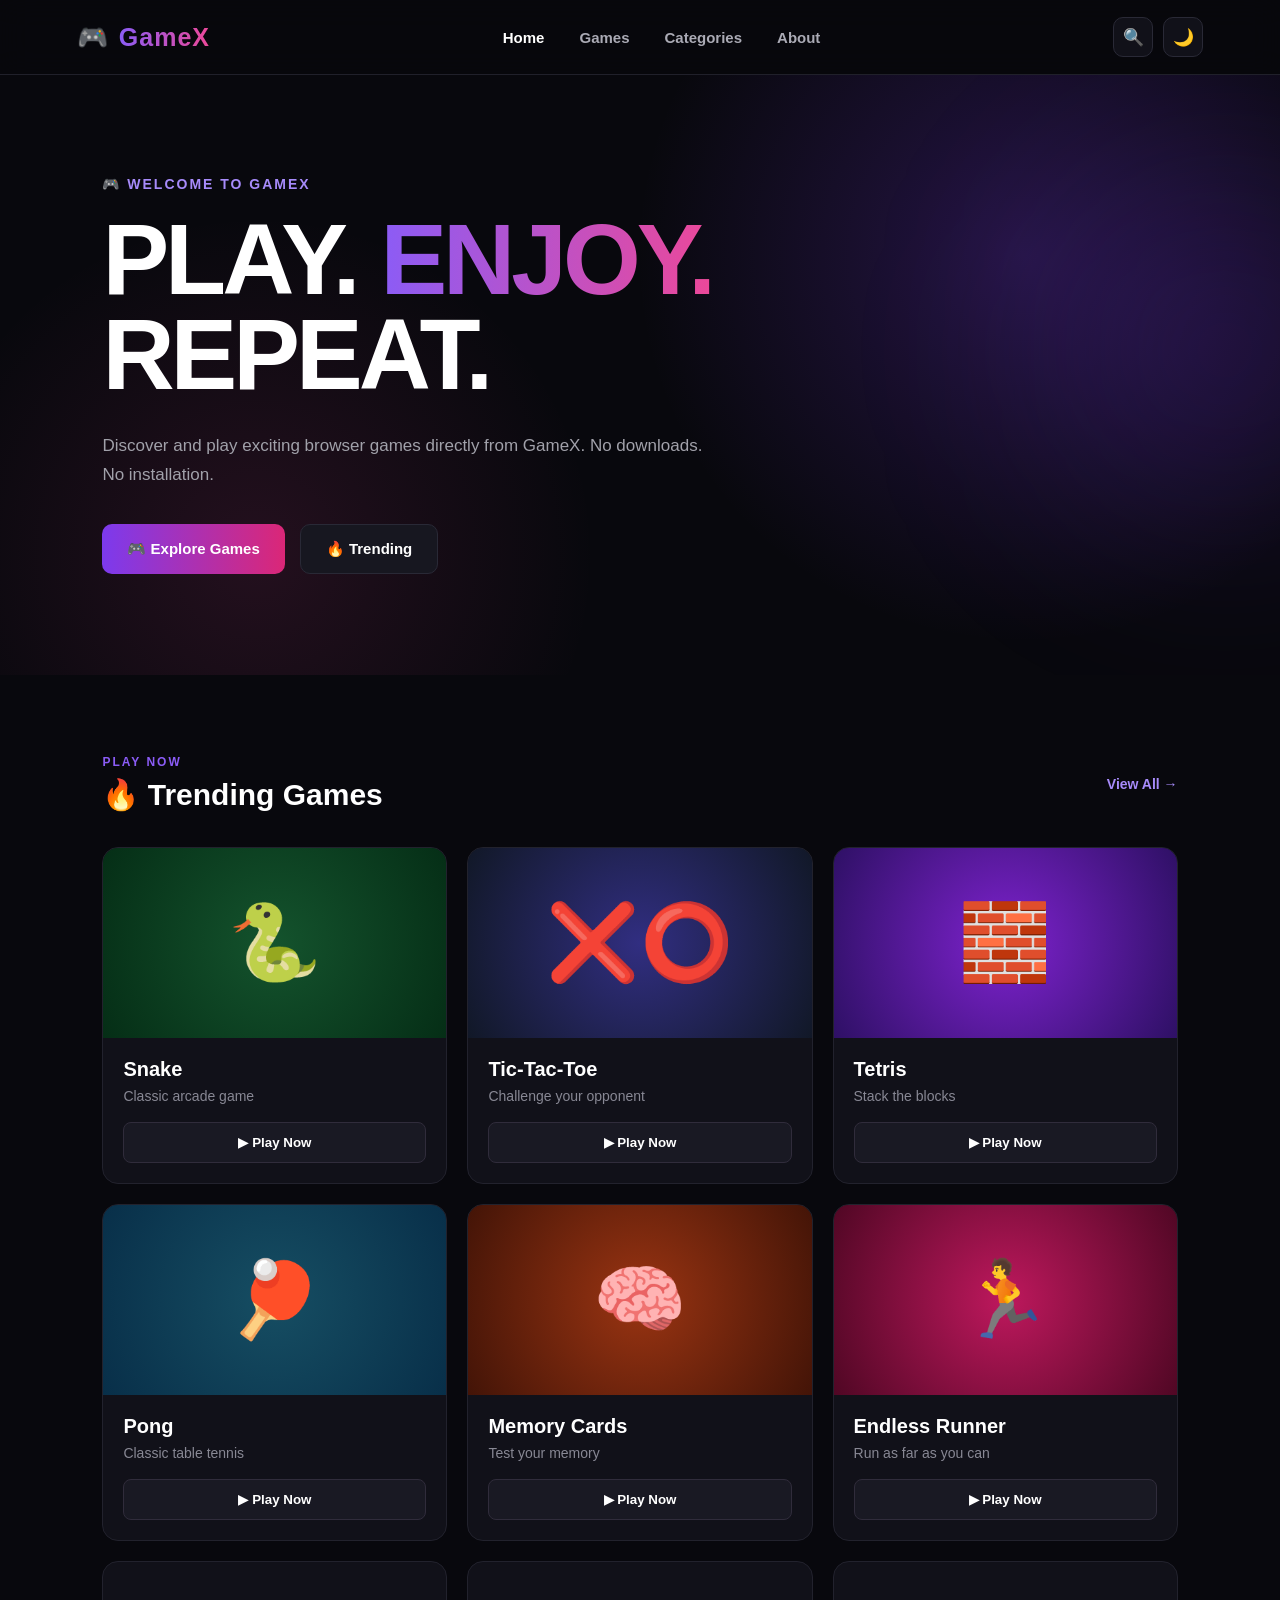
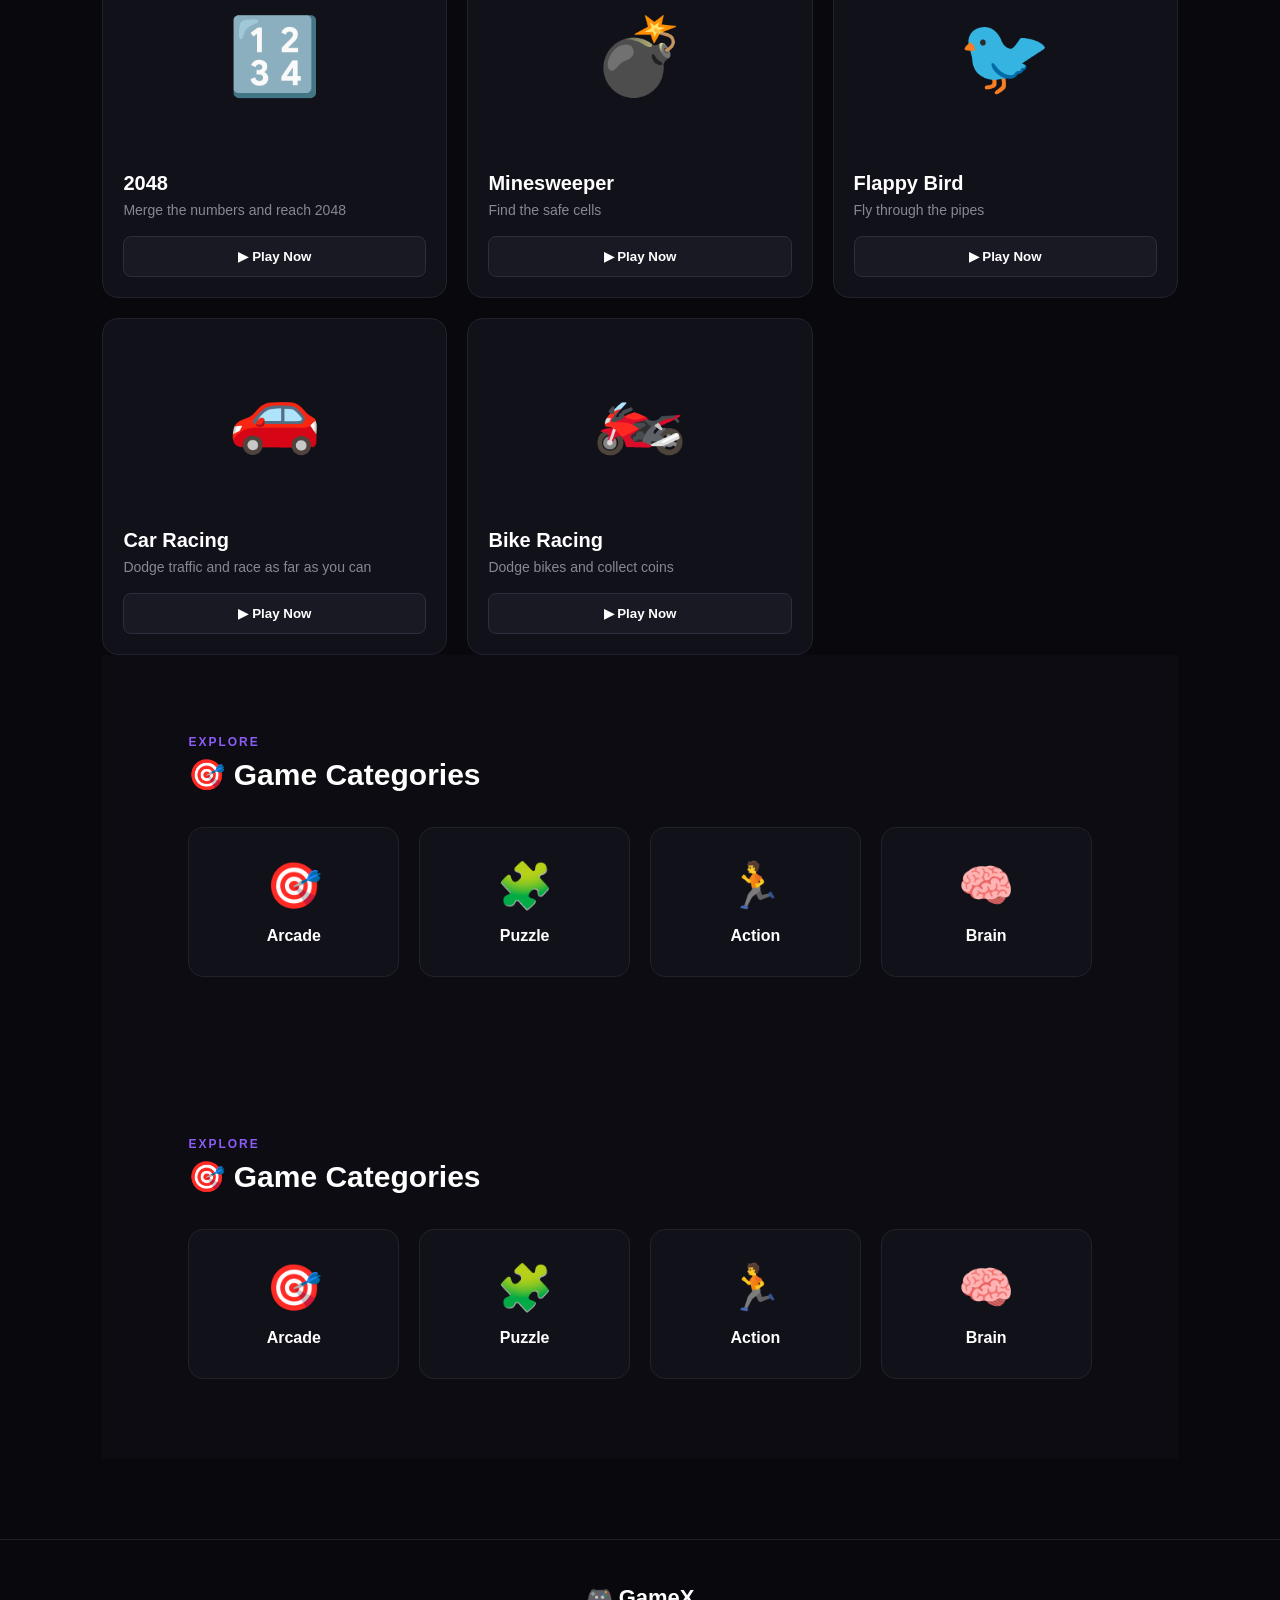
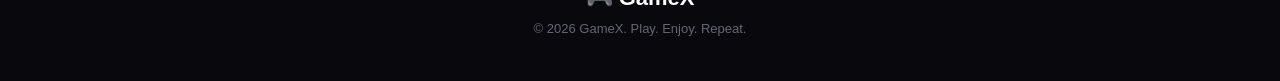
<file: index.html>
<!DOCTYPE html>
<html lang="en">
<head>
    <meta charset="UTF-8">
    <meta name="viewport" content="width=device-width, initial-scale=1.0">

    <title>GameX - Play Free Games</title>

    <link rel="stylesheet" href="style.css">
</head>

<body>

    <!-- ================= HEADER ================= -->

    <header class="header">

        <div class="logo">
            🎮 <span>GameX</span>
        </div>

        <nav class="navbar">
            <a href="#" class="active">Home</a>
            <a href="#">Games</a>
            <a href="#">Categories</a>
            <a href="#">About</a>
        </nav>

        <div class="header-actions">

            <button class="search-btn" id="searchBtn">
                🔍
            </button>

            <button class="theme-btn" id="themeBtn">
                🌙
            </button>

            <button class="menu-btn" id="menuBtn">
                ☰
            </button>

        </div>

    </header>


    <!-- ================= HERO ================= -->

    <main>

        <section class="hero">

            <div class="hero-content">

                <p class="hero-small">
                    🎮 WELCOME TO GAMEX
                </p>

                <h1>
                    PLAY. <span>ENJOY.</span><br>
                    REPEAT.
                </h1>

                <p class="hero-description">
                    Discover and play exciting browser games
                    directly from GameX. No downloads. No installation.
                </p>

                <div class="hero-buttons">

                    <button class="primary-btn" id="exploreBtn">
                        🎮 Explore Games
                    </button>

                    <button class="secondary-btn">
                        🔥 Trending
                    </button>

                </div>

            </div>

        </section>


        <!-- ================= SEARCH ================= -->

        <section class="search-section" id="searchSection">

            <input
                type="text"
                id="searchInput"
                placeholder="Search games..."
            >

        </section>


        <!-- ================= TRENDING ================= -->

        <section class="games-section">

            <div class="section-title">

                <div>
                    <p>PLAY NOW</p>
                    <h2>🔥 Trending Games</h2>
                </div>

                <button class="view-all-btn">
                    View All →
                </button>

            </div>


            <div class="games-grid">

                <!-- GAME 1 -->

                <div class="game-card">

                    <div class="game-image snake">
                        🐍
                    </div>

                    <div class="game-info">

                        <h3>Snake</h3>

                        <p>Classic arcade game</p>

                        <button class="play-btn">
                            ▶ Play Now
                        </button>

                    </div>

                </div>


                <!-- GAME 2 -->

                <div class="game-card">

                    <div class="game-image tictactoe">
                        ❌⭕
                    </div>

                    <div class="game-info">

                        <h3>Tic-Tac-Toe</h3>

                        <p>Challenge your opponent</p>

                        <button class="play-btn">
                            ▶ Play Now
                        </button>

                    </div>

                </div>


                <!-- GAME 3 -->

                <div class="game-card">

                    <div class="game-image tetris">
                        🧱
                    </div>

                    <div class="game-info">

                        <h3>Tetris</h3>

                        <p>Stack the blocks</p>

                        <button class="play-btn">
                            ▶ Play Now
                        </button>

                    </div>

                </div>


                <!-- GAME 4 -->

                <div class="game-card">

                    <div class="game-image pong">
                        🏓
                    </div>

                    <div class="game-info">

                        <h3>Pong</h3>

                        <p>Classic table tennis</p>

                        <button class="play-btn">
                            ▶ Play Now
                        </button>

                    </div>

                </div>


                <!-- GAME 5 -->

                <div class="game-card">

                    <div class="game-image memory">
                        🧠
                    </div>

                    <div class="game-info">

                        <h3>Memory Cards</h3>

                        <p>Test your memory</p>

                        <button class="play-btn">
                            ▶ Play Now
                        </button>

                    </div>

                </div>


                <!-- GAME 6 -->

                <!-- GAME 6 -->

<div class="game-card">

    <div class="game-image runner">
        🏃
    </div>

    <div class="game-info">

        <h3>Endless Runner</h3>

        <p>Run as far as you can</p>

        <button class="play-btn">
            ▶ Play Now
        </button>

    </div>

</div>


<!-- GAME 7 -->

<div class="game-card">

    <div class="game-image game2048">
        🔢
    </div>

    <div class="game-info">

        <h3>2048</h3>

        <p>Merge the numbers and reach 2048</p>

        <button class="play-btn">
            ▶ Play Now
        </button>

    </div>

</div>
<!-- GAME 8 -->

<div class="game-card">

    <div class="game-image minesweeper">
        💣
    </div>

    <div class="game-info">

        <h3>Minesweeper</h3>

        <p>Find the safe cells</p>

        <button class="play-btn">
            ▶ Play Now
        </button>

    </div>

</div>


<!-- GAME 9 -->

<div class="game-card">

    <div class="game-image flappy">
        🐦
    </div>

    <div class="game-info">

        <h3>Flappy Bird</h3>

        <p>Fly through the pipes</p>

        <button class="play-btn">
            ▶ Play Now
        </button>

    </div>

</div>


<!-- GAME 10 -->

<div class="game-card">

    <div class="game-image car">
        🚗
    </div>

    <div class="game-info">

        <h3>Car Racing</h3>

        <p>Dodge traffic and race as far as you can</p>

        <button class="play-btn">
            ▶ Play Now
        </button>

    </div>

</div>


<!-- GAME 11 -->

<div class="game-card">

    <div class="game-image bike">
        🏍️
    </div>

    <div class="game-info">

        <h3>Bike Racing</h3>

        <p>Dodge bikes and collect coins</p>

        <button class="play-btn">
            ▶ Play Now
        </button>

    </div>

</div>


</div> <!-- END games-grid -->


<!-- ================= CATEGORIES ================= -->

<section class="categories-section">

    <div class="section-title">

        <div>
            <p>EXPLORE</p>
            <h2>🎯 Game Categories</h2>
        </div>

    </div>


    <div class="categories">

        <div class="category-card">
            🎯
            <h3>Arcade</h3>
        </div>

        <div class="category-card">
            🧩
            <h3>Puzzle</h3>
        </div>

        <div class="category-card">
            🏃
            <h3>Action</h3>
        </div>

        <div class="category-card">
            🧠
            <h3>Brain</h3>
        </div>

    </div>

</section>


        <!-- ================= CATEGORIES ================= -->

        <section class="categories-section">

            <div class="section-title">

                <div>
                    <p>EXPLORE</p>
                    <h2>🎯 Game Categories</h2>
                </div>

            </div>


            <div class="categories">

                <div class="category-card">
                    🎯
                    <h3>Arcade</h3>
                </div>

                <div class="category-card">
                    🧩
                    <h3>Puzzle</h3>
                </div>

                <div class="category-card">
                    🏃
                    <h3>Action</h3>
                </div>

                <div class="category-card">
                    🧠
                    <h3>Brain</h3>
                </div>

            </div>

        </section>

    </main>


    <!-- ================= FOOTER ================= -->

    <footer>

        <div class="footer-logo">
            🎮 GameX
        </div>

        <p>
            © 2026 GameX. Play. Enjoy. Repeat.
        </p>

    </footer>


    <script src="script.js"></script>

</body>
</html>
</file>
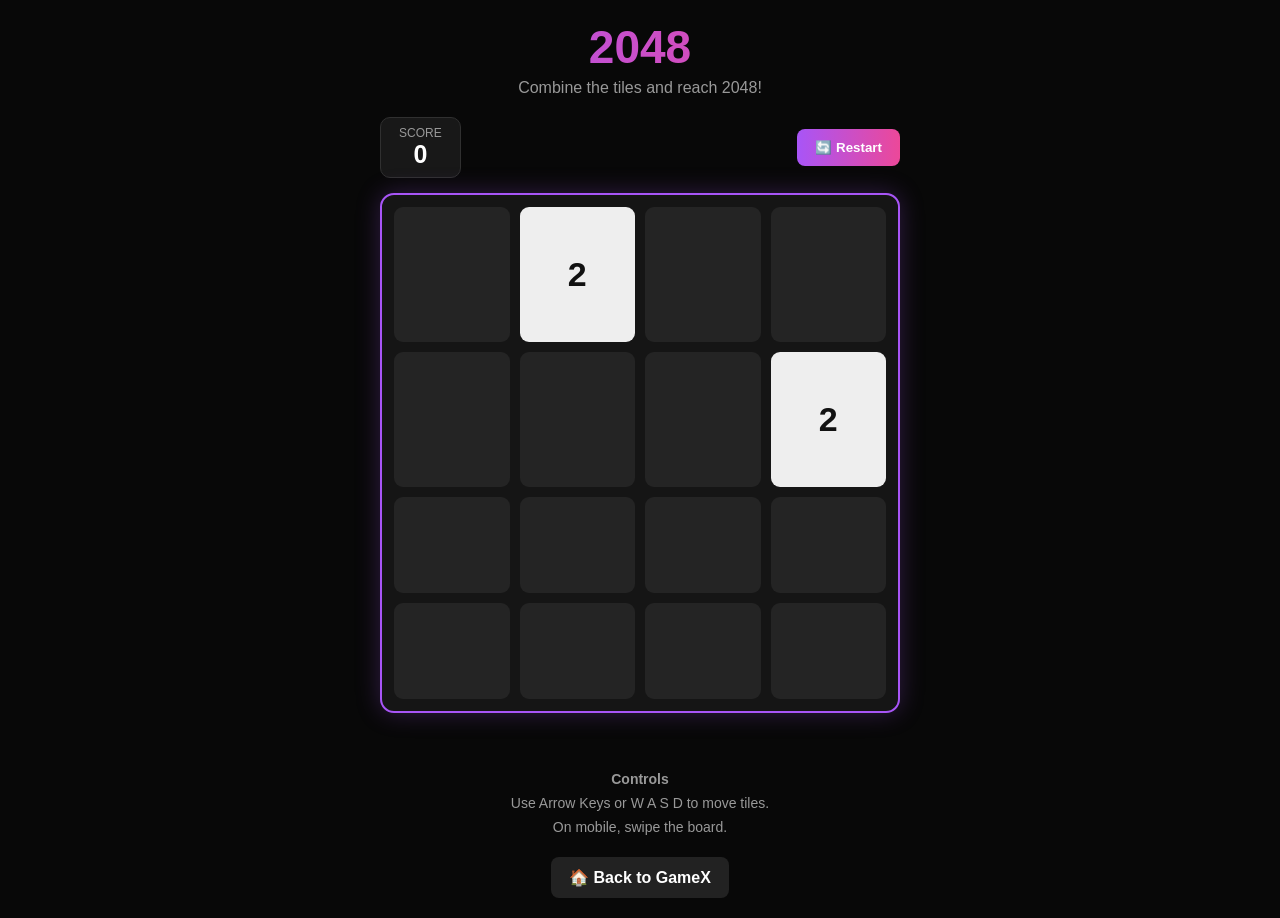
<file: games/2048.html>
<!DOCTYPE html>
<html lang="en">

<head>
    <meta charset="UTF-8">

    <meta name="viewport"
          content="width=device-width, initial-scale=1.0">

    <title>GameX - 2048</title>

    <style>

        * {
            box-sizing: border-box;
            margin: 0;
            padding: 0;
        }

        body {
            min-height: 100vh;
            background: #080808;
            color: white;
            font-family: Arial, sans-serif;

            display: flex;
            justify-content: center;
            align-items: center;

            padding: 20px;
        }

        .container {
            width: 100%;
            max-width: 520px;
            text-align: center;
        }

        h1 {
            font-size: 46px;
            margin-bottom: 5px;

            background:
                linear-gradient(
                    90deg,
                    #a855f7,
                    #ec4899
                );

            -webkit-background-clip: text;
            -webkit-text-fill-color: transparent;
        }

        .subtitle {
            color: #999;
            margin-bottom: 20px;
        }

        .top-bar {
            display: flex;
            justify-content: space-between;
            align-items: center;
            margin-bottom: 15px;
        }

        .score-box {
            background: #181818;
            border: 1px solid #303030;
            border-radius: 10px;
            padding: 8px 18px;
        }

        .score-label {
            color: #999;
            font-size: 12px;
        }

        #score {
            font-size: 25px;
            font-weight: bold;
        }

        #restart {
            border: none;
            border-radius: 8px;
            padding: 11px 18px;

            background:
                linear-gradient(
                    90deg,
                    #a855f7,
                    #ec4899
                );

            color: white;
            font-weight: bold;
            cursor: pointer;
        }

        #game-board {
            width: 100%;
            aspect-ratio: 1 / 1;

            background: #151515;

            border: 2px solid #a855f7;
            border-radius: 14px;

            padding: 12px;

            display: grid;
            grid-template-columns: repeat(4, 1fr);
            gap: 10px;

            position: relative;

            box-shadow:
                0 0 25px
                rgba(168, 85, 247, 0.25);
        }

        .cell {
            background: #242424;
            border-radius: 9px;

            display: flex;
            justify-content: center;
            align-items: center;

            font-size: 34px;
            font-weight: bold;
        }

        .tile-2 {
            background: #eee;
            color: #111;
        }

        .tile-4 {
            background: #ddd;
            color: #111;
        }

        .tile-8 {
            background: #f5a623;
            color: white;
        }

        .tile-16 {
            background: #f47c20;
            color: white;
        }

        .tile-32 {
            background: #f35b2c;
            color: white;
        }

        .tile-64 {
            background: #ef3f2f;
            color: white;
        }

        .tile-128 {
            background: #d946ef;
            color: white;
        }

        .tile-256 {
            background: #c026d3;
            color: white;
        }

        .tile-512 {
            background: #a855f7;
            color: white;
        }

        .tile-1024 {
            background: #7c3aed;
            color: white;
            font-size: 27px;
        }

        .tile-2048 {
            background: #ec4899;
            color: white;
            font-size: 25px;
        }

        .message {
            min-height: 28px;
            margin-top: 15px;

            font-size: 18px;
            font-weight: bold;
        }

        .controls {
            margin-top: 12px;
            color: #999;
            line-height: 1.7;
            font-size: 14px;
        }

        .buttons {
            margin-top: 18px;

            display: flex;
            justify-content: center;
            gap: 12px;
        }

        .back-btn {
            background: #222;
            color: white;

            padding: 11px 18px;

            border-radius: 8px;

            text-decoration: none;
            font-weight: bold;
        }

        button:hover,
        .back-btn:hover {
            transform: translateY(-2px);
        }

        @media (max-width: 500px) {

            body {
                padding: 12px;
            }

            h1 {
                font-size: 38px;
            }

            #game-board {
                padding: 8px;
                gap: 7px;
            }

            .cell {
                font-size: 25px;
            }

            .tile-1024,
            .tile-2048 {
                font-size: 20px;
            }

        }

    </style>
</head>

<body>

<div class="container">

    <h1>2048</h1>

    <p class="subtitle">
        Combine the tiles and reach 2048!
    </p>

    <div class="top-bar">

        <div class="score-box">

            <div class="score-label">
                SCORE
            </div>

            <div id="score">
                0
            </div>

        </div>

        <button id="restart">
            🔄 Restart
        </button>

    </div>

    <div id="game-board"></div>

    <div id="message" class="message"></div>

    <div class="controls">

        <strong>Controls</strong><br>

        Use Arrow Keys or W A S D to move tiles.<br>

        On mobile, swipe the board.

    </div>

    <div class="buttons">

        <a href="../index.html"
           class="back-btn">
            🏠 Back to GameX
        </a>

    </div>

</div>


<script>

    const board =
        document.getElementById("game-board");

    const scoreDisplay =
        document.getElementById("score");

    const message =
        document.getElementById("message");

    const restart =
        document.getElementById("restart");


    let grid = [];

    let score = 0;

    let gameOver = false;

    let won = false;


    // =========================
    // START GAME
    // =========================

    function startGame() {

        grid = [
            [0, 0, 0, 0],
            [0, 0, 0, 0],
            [0, 0, 0, 0],
            [0, 0, 0, 0]
        ];

        score = 0;

        gameOver = false;

        won = false;

        message.textContent = "";

        addRandomTile();

        addRandomTile();

        updateBoard();

    }


    // =========================
    // RANDOM TILE
    // =========================

    function addRandomTile() {

        const empty = [];

        for (let r = 0; r < 4; r++) {

            for (let c = 0; c < 4; c++) {

                if (grid[r][c] === 0) {

                    empty.push({
                        r: r,
                        c: c
                    });

                }

            }

        }

        if (empty.length === 0) {
            return;
        }

        const spot =
            empty[
                Math.floor(
                    Math.random() *
                    empty.length
                )
            ];

        grid[spot.r][spot.c] =
            Math.random() < 0.9
                ? 2
                : 4;

    }


    // =========================
    // DRAW BOARD
    // =========================

    function updateBoard() {

        board.innerHTML = "";

        for (let r = 0; r < 4; r++) {

            for (let c = 0; c < 4; c++) {

                const cell =
                    document.createElement("div");

                cell.classList.add("cell");

                const value =
                    grid[r][c];

                if (value !== 0) {

                    cell.textContent =
                        value;

                    cell.classList.add(
                        "tile-" + value
                    );

                }

                board.appendChild(cell);

            }

        }

        scoreDisplay.textContent =
            score;

    }


    // =========================
    // SLIDE LINE
    // =========================

    function slideLine(line) {

        let filtered =
            line.filter(
                value => value !== 0
            );

        let result = [];

        for (
            let i = 0;
            i < filtered.length;
            i++
        ) {

            if (
                filtered[i] ===
                filtered[i + 1]
            ) {

                const merged =
                    filtered[i] * 2;

                result.push(merged);

                score += merged;

                i++;

            }

            else {

                result.push(
                    filtered[i]
                );

            }

        }

        while (
            result.length < 4
        ) {

            result.push(0);

        }

        return result;

    }


    // =========================
    // MOVE LEFT
    // =========================

    function moveLeft() {

        let moved = false;

        for (let r = 0; r < 4; r++) {

            const old =
                [...grid[r]];

            const updated =
                slideLine(grid[r]);

            grid[r] =
                updated;

            if (
                old.join(",") !==
                updated.join(",")
            ) {

                moved = true;

            }

        }

        return moved;

    }


    // =========================
    // MOVE RIGHT
    // =========================

    function moveRight() {

        let moved = false;

        for (let r = 0; r < 4; r++) {

            const old =
                [...grid[r]];

            const reversed =
                [...grid[r]].reverse();

            const updated =
                slideLine(reversed)
                    .reverse();

            grid[r] =
                updated;

            if (
                old.join(",") !==
                updated.join(",")
            ) {

                moved = true;

            }

        }

        return moved;

    }


    // =========================
    // MOVE UP
    // =========================

    function moveUp() {

        let moved = false;

        for (let c = 0; c < 4; c++) {

            let column = [];

            for (let r = 0; r < 4; r++) {

                column.push(
                    grid[r][c]
                );

            }

            const old =
                [...column];

            const updated =
                slideLine(column);

            for (let r = 0; r < 4; r++) {

                grid[r][c] =
                    updated[r];

            }

            if (
                old.join(",") !==
                updated.join(",")
            ) {

                moved = true;

            }

        }

        return moved;

    }


    // =========================
    // MOVE DOWN
    // =========================

    function moveDown() {

        let moved = false;

        for (let c = 0; c < 4; c++) {

            let column = [];

            for (let r = 0; r < 4; r++) {

                column.push(
                    grid[r][c]
                );

            }

            const old =
                [...column];

            const updated =
                slideLine(
                    column.reverse()
                ).reverse();

            for (let r = 0; r < 4; r++) {

                grid[r][c] =
                    updated[r];

            }

            if (
                old.join(",") !==
                updated.join(",")
            ) {

                moved = true;

            }

        }

        return moved;

    }


    // =========================
    // CHECK MOVES
    // =========================

    function hasMoves() {

        for (let r = 0; r < 4; r++) {

            for (let c = 0; c < 4; c++) {

                if (grid[r][c] === 0) {

                    return true;

                }

                if (
                    c < 3 &&
                    grid[r][c] ===
                    grid[r][c + 1]
                ) {

                    return true;

                }

                if (
                    r < 3 &&
                    grid[r][c] ===
                    grid[r + 1][c]
                ) {

                    return true;

                }

            }

        }

        return false;

    }


    // =========================
    // CHECK WIN
    // =========================

    function checkWin() {

        if (won) {
            return;
        }

        for (let r = 0; r < 4; r++) {

            for (let c = 0; c < 4; c++) {

                if (
                    grid[r][c] ===
                    2048
                ) {

                    won = true;

                    message.textContent =
                        "🏆 You reached 2048!";

                }

            }

        }

    }


    // =========================
    // MAKE MOVE
    // =========================

    function makeMove(direction) {

        if (gameOver) {
            return;
        }

        let moved = false;

        if (direction === "left") {

            moved = moveLeft();

        }

        else if (
            direction === "right"
        ) {

            moved = moveRight();

        }

        else if (
            direction === "up"
        ) {

            moved = moveUp();

        }

        else if (
            direction === "down"
        ) {

            moved = moveDown();

        }

        if (!moved) {
            return;
        }

        addRandomTile();

        updateBoard();

        checkWin();

        if (!hasMoves()) {

            gameOver = true;

            message.textContent =
                "💥 Game Over!";

        }

    }


    // =========================
    // KEYBOARD
    // =========================

    document.addEventListener(
        "keydown",
        event => {

            const key =
                event.key.toLowerCase();

            let direction = null;

            if (
                key === "arrowleft" ||
                key === "a"
            ) {

                direction = "left";

            }

            else if (
                key === "arrowright" ||
                key === "d"
            ) {

                direction = "right";

            }

            else if (
                key === "arrowup" ||
                key === "w"
            ) {

                direction = "up";

            }

            else if (
                key === "arrowdown" ||
                key === "s"
            ) {

                direction = "down";

            }

            if (direction) {

                event.preventDefault();

                makeMove(direction);

            }

        }
    );


    // =========================
    // MOBILE SWIPE
    // =========================

    let startX = 0;

    let startY = 0;


    board.addEventListener(
        "touchstart",
        event => {

            const touch =
                event.touches[0];

            startX =
                touch.clientX;

            startY =
                touch.clientY;

        },
        { passive: true }
    );


    board.addEventListener(
        "touchend",
        event => {

            const touch =
                event.changedTouches[0];

            const endX =
                touch.clientX;

            const endY =
                touch.clientY;

            const dx =
                endX - startX;

            const dy =
                endY - startY;

            if (
                Math.abs(dx) <
                30 &&
                Math.abs(dy) <
                30
            ) {

                return;

            }

            if (
                Math.abs(dx) >
                Math.abs(dy)
            ) {

                if (dx > 0) {

                    makeMove("right");

                }

                else {

                    makeMove("left");

                }

            }

            else {

                if (dy > 0) {

                    makeMove("down");

                }

                else {

                    makeMove("up");

                }

            }

        },
        { passive: true }
    );


    // =========================
    // RESTART
    // =========================

    restart.addEventListener(
        "click",
        startGame
    );


    // START

    startGame();

</script>

</body>

</html>
</file>
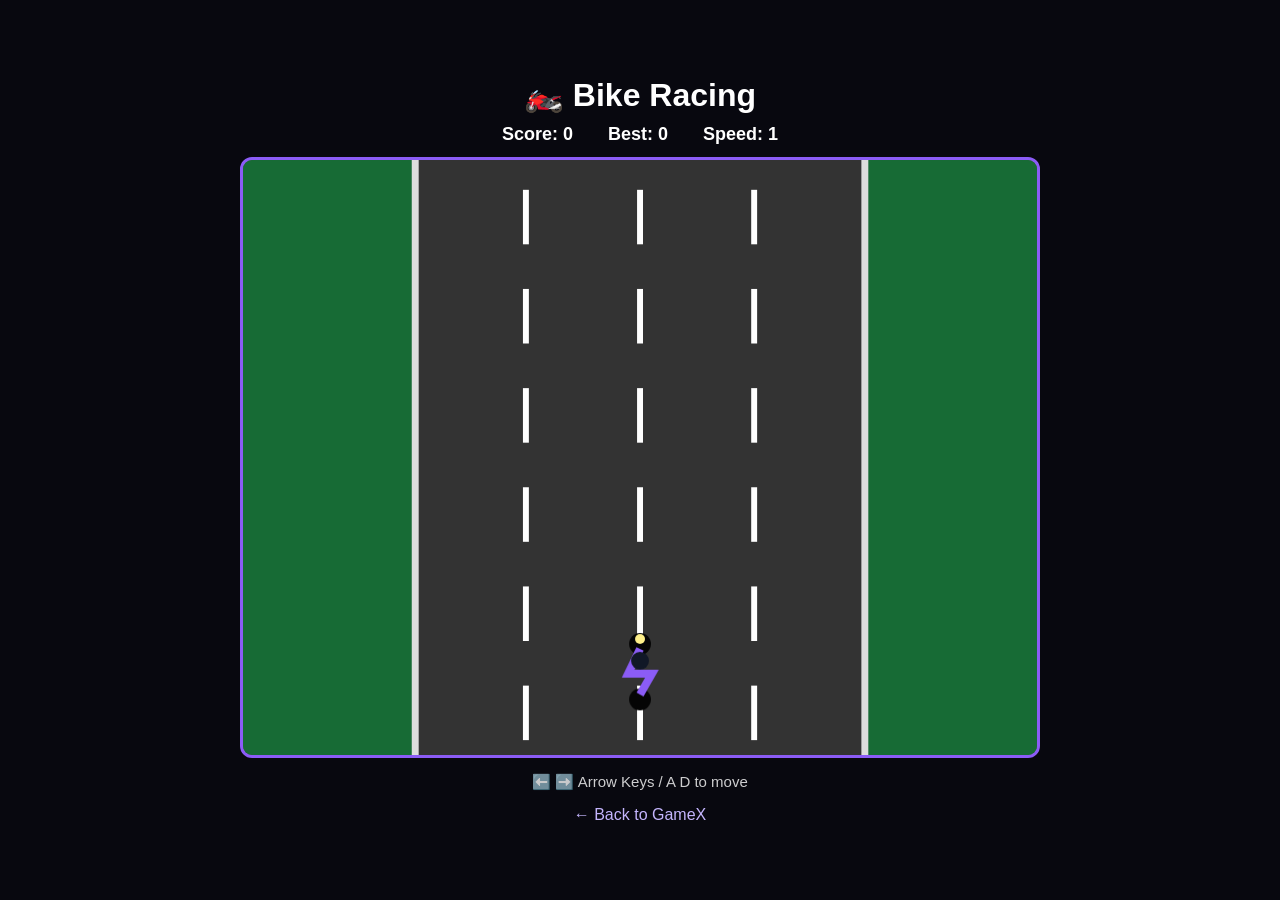
<file: games/bike.html>
<!DOCTYPE html>
<html lang="en">
<head>
    <meta charset="UTF-8">
    <meta name="viewport" content="width=device-width, initial-scale=1.0">

    <title>Bike Racing - GameX</title>

    <style>
        * {
            box-sizing: border-box;
            margin: 0;
            padding: 0;
        }

        body {
            min-height: 100vh;
            background: #08080f;
            color: white;
            font-family: Arial, sans-serif;
            display: flex;
            justify-content: center;
            align-items: center;
            overflow: hidden;
        }

        .game-container {
            width: 100%;
            max-width: 900px;
            padding: 15px;
            text-align: center;
        }

        h1 {
            font-size: 32px;
            margin-bottom: 10px;
        }

        .stats {
            display: flex;
            justify-content: center;
            gap: 35px;
            margin-bottom: 12px;
            font-size: 18px;
            font-weight: bold;
        }

        .game-wrapper {
            position: relative;
            width: 800px;
            max-width: 100%;
            margin: auto;
        }

        canvas {
            display: block;
            width: 100%;
            height: auto;
            background: #555;
            border: 3px solid #8b5cf6;
            border-radius: 12px;
        }

        .game-over {
            position: absolute;
            inset: 0;
            display: none;
            justify-content: center;
            align-items: center;
            flex-direction: column;
            background: rgba(0, 0, 0, 0.75);
            border-radius: 12px;
        }

        .game-over h2 {
            font-size: 42px;
            margin-bottom: 10px;
        }

        .game-over p {
            font-size: 20px;
            margin-bottom: 20px;
        }

        button {
            border: none;
            padding: 12px 25px;
            border-radius: 8px;
            background: #8b5cf6;
            color: white;
            font-size: 16px;
            font-weight: bold;
            cursor: pointer;
        }

        button:hover {
            transform: scale(1.05);
        }

        .controls {
            margin-top: 15px;
            font-size: 15px;
            opacity: 0.8;
        }

        .back {
            display: inline-block;
            margin-top: 15px;
            color: #c4b5fd;
            text-decoration: none;
        }

        .back:hover {
            text-decoration: underline;
        }

        @media (max-width: 600px) {

            h1 {
                font-size: 25px;
            }

            .stats {
                gap: 18px;
                font-size: 15px;
            }

            .controls {
                font-size: 13px;
            }

            .game-over h2 {
                font-size: 32px;
            }
        }
    </style>
</head>

<body>

<div class="game-container">

    <h1>🏍️ Bike Racing</h1>

    <div class="stats">
        <div>
            Score:
            <span id="score">0</span>
        </div>

        <div>
            Best:
            <span id="best">0</span>
        </div>

        <div>
            Speed:
            <span id="speed">1</span>
        </div>
    </div>

    <div class="game-wrapper">

        <canvas
            id="gameCanvas"
            width="800"
            height="600">
        </canvas>

        <div class="game-over" id="gameOver">

            <h2>💥 Crash!</h2>

            <p>
                Your Score:
                <span id="finalScore">0</span>
            </p>

            <button onclick="restartGame()">
                🔄 Restart
            </button>

        </div>

    </div>

    <div class="controls">
        ⬅️ ➡️ Arrow Keys / A D to move
    </div>

    <a href="../index.html" class="back">
        ← Back to GameX
    </a>

</div>


<script>

const canvas = document.getElementById("gameCanvas");
const ctx = canvas.getContext("2d");

const WIDTH = canvas.width;
const HEIGHT = canvas.height;


// ==============================
// GAME VARIABLES
// ==============================

let score = 0;

let bestScore =
    Number(localStorage.getItem("gamex-bike-best")) || 0;

let gameRunning = true;

let roadOffset = 0;

let enemyBikes = [];

let coins = [];

let keys = {
    left: false,
    right: false
};


// ==============================
// ROAD
// ==============================

const road = {
    x: 170,
    width: 460
};


// ==============================
// PLAYER BIKE
// ==============================

const player = {

    width: 38,
    height: 82,

    x: WIDTH / 2 - 19,

    y: HEIGHT - 125,

    speed: 4

};


// ==============================
// CREATE ENEMY BIKE
// ==============================

function createEnemyBike() {

    const lanes = [

        road.x + 75,

        road.x + 185,

        road.x + 295

    ];

    const lane =
        lanes[Math.floor(Math.random() * lanes.length)];

    enemyBikes.push({

        x: lane,

        y: -100,

        width: 38,

        height: 82,

        speed: 2.5 + Math.random() * 1.5,

        color:
            Math.random() > 0.5
            ? "#ef4444"
            : "#22c55e"

    });
}


// ==============================
// CREATE COIN
// ==============================

function createCoin() {

    const lanes = [

        road.x + 75,

        road.x + 185,

        road.x + 295

    ];

    const lane =
        lanes[Math.floor(Math.random() * lanes.length)];

    coins.push({

        x: lane + 10,

        y: -30,

        radius: 10,

        speed: 3

    });
}


// ==============================
// DRAW ROAD
// ==============================

function drawRoad() {

    // Grass

    ctx.fillStyle = "#176b35";

    ctx.fillRect(
        0,
        0,
        WIDTH,
        HEIGHT
    );


    // Road

    ctx.fillStyle = "#333";

    ctx.fillRect(
        road.x,
        0,
        road.width,
        HEIGHT
    );


    // Road edges

    ctx.fillStyle = "#ddd";

    ctx.fillRect(
        road.x,
        0,
        7,
        HEIGHT
    );

    ctx.fillRect(
        road.x + road.width - 7,
        0,
        7,
        HEIGHT
    );


    // Lane lines

    ctx.fillStyle = "#fff";

    const laneWidth =
        road.width / 4;


    for (
        let lane = 1;
        lane < 4;
        lane++
    ) {

        const x =
            road.x + lane * laneWidth;


        for (
            let y = -60 + roadOffset;
            y < HEIGHT;
            y += 100
        ) {

            ctx.fillRect(
                x - 3,
                y,
                6,
                55
            );
        }
    }
}


// ==============================
// DRAW BIKE
// ==============================

function drawBike(bike, color) {

    const centerX =
        bike.x + bike.width / 2;


    // Wheels

    ctx.fillStyle = "#050505";

    ctx.beginPath();

    ctx.arc(
        centerX,
        bike.y + 13,
        11,
        0,
        Math.PI * 2
    );

    ctx.fill();


    ctx.beginPath();

    ctx.arc(
        centerX,
        bike.y + bike.height - 13,
        11,
        0,
        Math.PI * 2
    );

    ctx.fill();


    // Bike body

    ctx.strokeStyle = color;

    ctx.lineWidth = 8;

    ctx.beginPath();

    ctx.moveTo(
        centerX,
        bike.y + 18
    );

    ctx.lineTo(
        centerX - 12,
        bike.y + 43
    );

    ctx.lineTo(
        centerX + 12,
        bike.y + 43
    );

    ctx.lineTo(
        centerX,
        bike.y + bike.height - 18
    );

    ctx.stroke();


    // Rider

    ctx.fillStyle = "#111827";

    ctx.beginPath();

    ctx.arc(
        centerX,
        bike.y + 30,
        9,
        0,
        Math.PI * 2
    );

    ctx.fill();


    // Headlight

    ctx.fillStyle = "#fef08a";

    ctx.beginPath();

    ctx.arc(
        centerX,
        bike.y + 8,
        5,
        0,
        Math.PI * 2
    );

    ctx.fill();
}


// ==============================
// DRAW COIN
// ==============================

function drawCoin(coin) {

    ctx.fillStyle = "#facc15";

    ctx.beginPath();

    ctx.arc(
        coin.x,
        coin.y,
        coin.radius,
        0,
        Math.PI * 2
    );

    ctx.fill();


    ctx.fillStyle = "#92400e";

    ctx.font = "bold 13px Arial";

    ctx.textAlign = "center";

    ctx.textBaseline = "middle";

    ctx.fillText(
        "$",
        coin.x,
        coin.y
    );
}


// ==============================
// COLLISION
// ==============================

function collision(a, b) {

    return (

        a.x < b.x + b.width &&

        a.x + a.width > b.x &&

        a.y < b.y + b.height &&

        a.y + a.height > b.y

    );
}


// ==============================
// COIN COLLISION
// ==============================

function collectCoin(bike, coin) {

    return (

        bike.x < coin.x + coin.radius &&

        bike.x + bike.width >
            coin.x - coin.radius &&

        bike.y < coin.y + coin.radius &&

        bike.y + bike.height >
            coin.y - coin.radius

    );
}


// ==============================
// UPDATE
// ==============================

function update() {

    if (!gameRunning) {
        return;
    }


    // Player movement

    if (keys.left) {

        player.x -= player.speed;
    }

    if (keys.right) {

        player.x += player.speed;
    }


    // Keep bike on road

    const leftLimit =
        road.x + 20;

    const rightLimit =
        road.x +
        road.width -
        player.width -
        20;


    if (player.x < leftLimit) {

        player.x = leftLimit;
    }

    if (player.x > rightLimit) {

        player.x = rightLimit;
    }


    // Road movement

    roadOffset += 3;

    if (roadOffset >= 100) {

        roadOffset = 0;
    }


    // Enemy bikes

    enemyBikes.forEach(bike => {

        bike.y +=
            bike.speed +
            score * 0.005;


        if (collision(player, bike)) {

            endGame();
        }

    });


    // Remove enemy bikes

    enemyBikes =
        enemyBikes.filter(bike => {

            if (bike.y > HEIGHT) {

                score += 10;

                document.getElementById(
                    "score"
                ).textContent = score;

                return false;
            }

            return true;
        });


    // Coins

    coins.forEach(coin => {

        coin.y += coin.speed;


        if (collectCoin(player, coin)) {

            score += 25;

            document.getElementById(
                "score"
            ).textContent = score;

            coin.collected = true;
        }

    });


    coins =
        coins.filter(coin => {

            return (
                !coin.collected &&
                coin.y < HEIGHT + 30
            );

        });


    // Difficulty

    const gameSpeed =
        Math.min(
            1 + Math.floor(score / 100),
            10
        );


    document.getElementById(
        "speed"
    ).textContent = gameSpeed;
}


// ==============================
// DRAW
// ==============================

function draw() {

    ctx.clearRect(
        0,
        0,
        WIDTH,
        HEIGHT
    );


    drawRoad();


    // Coins

    coins.forEach(coin => {

        drawCoin(coin);

    });


    // Player bike

    drawBike(
        player,
        "#8b5cf6"
    );


    // Enemy bikes

    enemyBikes.forEach(bike => {

        drawBike(
            bike,
            bike.color
        );

    });
}


// ==============================
// GAME LOOP
// ==============================

function gameLoop() {

    update();

    draw();

    requestAnimationFrame(
        gameLoop
    );
}


// ==============================
// ENEMY SPAWN
// ==============================

setInterval(() => {

    if (gameRunning) {

        createEnemyBike();
    }

}, 1300);


// ==============================
// COIN SPAWN
// ==============================

setInterval(() => {

    if (gameRunning) {

        createCoin();
    }

}, 1800);


// ==============================
// KEYBOARD
// ==============================

document.addEventListener(
    "keydown",
    e => {

        if (
            e.key === "ArrowLeft" ||
            e.key.toLowerCase() === "a"
        ) {

            keys.left = true;

            e.preventDefault();
        }


        if (
            e.key === "ArrowRight" ||
            e.key.toLowerCase() === "d"
        ) {

            keys.right = true;

            e.preventDefault();
        }

    }
);


document.addEventListener(
    "keyup",
    e => {

        if (
            e.key === "ArrowLeft" ||
            e.key.toLowerCase() === "a"
        ) {

            keys.left = false;
        }


        if (
            e.key === "ArrowRight" ||
            e.key.toLowerCase() === "d"
        ) {

            keys.right = false;
        }

    }
);


// ==============================
// GAME OVER
// ==============================

function endGame() {

    gameRunning = false;


    if (score > bestScore) {

        bestScore = score;

        localStorage.setItem(
            "gamex-bike-best",
            bestScore
        );
    }


    document.getElementById(
        "best"
    ).textContent = bestScore;


    document.getElementById(
        "finalScore"
    ).textContent = score;


    document.getElementById(
        "gameOver"
    ).style.display = "flex";
}


// ==============================
// RESTART
// ==============================

function restartGame() {

    score = 0;

    player.x =
        WIDTH / 2 -
        player.width / 2;

    enemyBikes = [];

    coins = [];

    roadOffset = 0;

    gameRunning = true;


    document.getElementById(
        "score"
    ).textContent = "0";


    document.getElementById(
        "speed"
    ).textContent = "1";


    document.getElementById(
        "gameOver"
    ).style.display = "none";
}


// ==============================
// START
// ==============================

document.getElementById(
    "best"
).textContent = bestScore;


gameLoop();

</script>

</body>
</html>
</file>
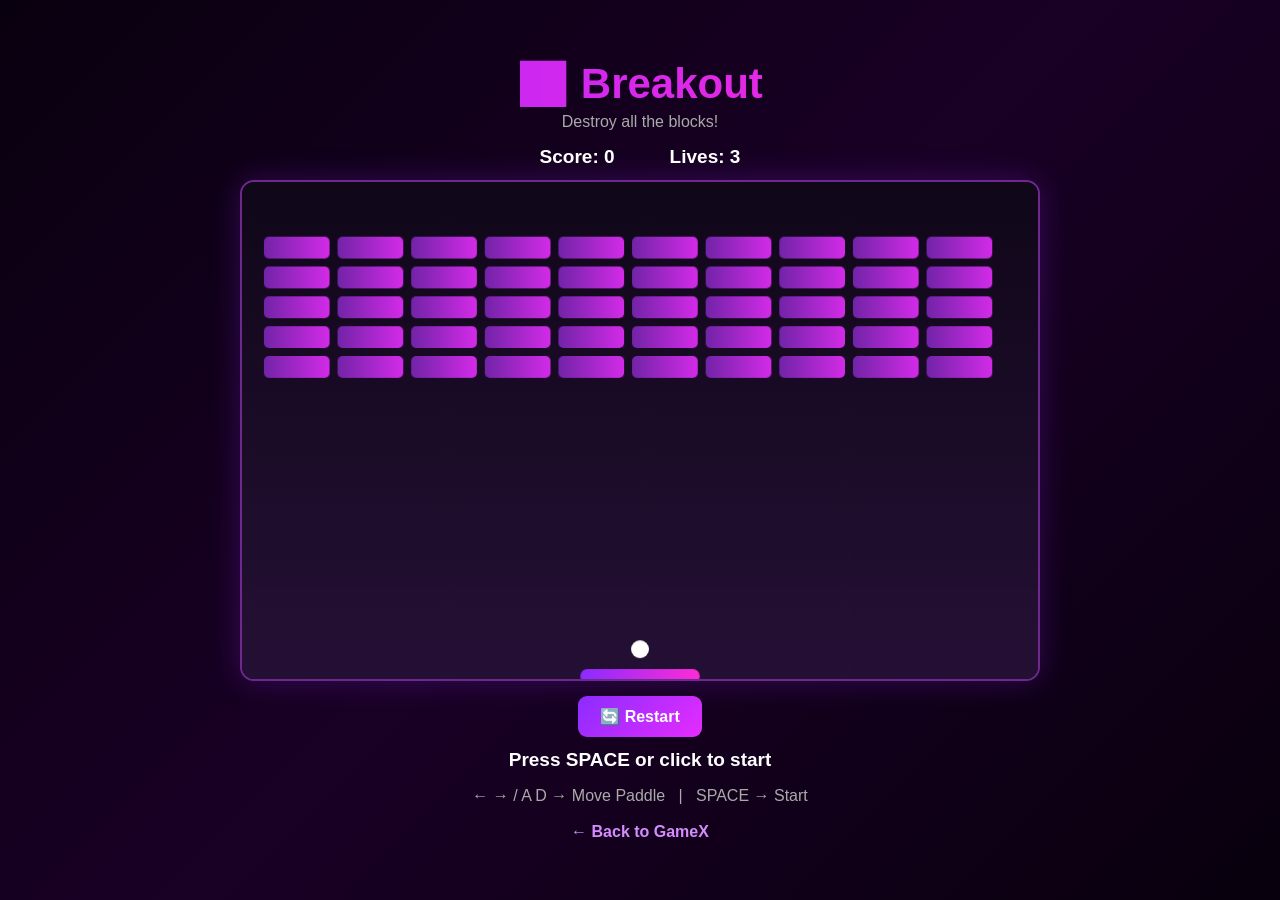
<file: games/breakout.html>
<!DOCTYPE html>
<html lang="en">

<head>

    <meta charset="UTF-8">

    <meta name="viewport"
          content="width=device-width, initial-scale=1.0">

    <title>Breakout - GameX</title>

    <style>

        * {
            box-sizing: border-box;
            margin: 0;
            padding: 0;
        }

        body {
            min-height: 100vh;

            background:
                linear-gradient(
                    135deg,
                    #09000f,
                    #190025,
                    #08000d
                );

            color: white;

            font-family: Arial, sans-serif;

            display: flex;
            justify-content: center;
            align-items: center;

            padding: 20px;
        }

        .game-container {
            width: 100%;
            max-width: 850px;
            text-align: center;
        }

        h1 {
            font-size: 42px;
            margin-bottom: 5px;

            background:
                linear-gradient(
                    90deg,
                    #b026ff,
                    #ff2bd6
                );

            -webkit-background-clip: text;
            -webkit-text-fill-color: transparent;
        }

        .subtitle {
            color: #aaa;
            margin-bottom: 15px;
        }

        .top-bar {
            display: flex;
            justify-content: center;
            gap: 55px;

            margin-bottom: 12px;

            font-size: 19px;
            font-weight: bold;
        }

        canvas {
            display: block;

            width: min(90vw, 800px);
            height: auto;

            margin: auto;

            background: #11091a;

            border: 2px solid #6d2a8c;

            border-radius: 14px;

            box-shadow:
                0 0 30px rgba(150, 40, 255, 0.25);

            touch-action: none;
        }

        .restart {
            margin-top: 15px;

            padding: 11px 22px;

            border: none;
            border-radius: 9px;

            background:
                linear-gradient(
                    135deg,
                    #8b2cff,
                    #e62cff
                );

            color: white;

            font-size: 16px;
            font-weight: bold;

            cursor: pointer;
        }

        .restart:hover {
            transform: scale(1.05);
        }

        .message {
            min-height: 28px;

            margin-top: 12px;

            font-size: 19px;
            font-weight: bold;
        }

        .controls {
            color: #aaa;
            margin-top: 10px;
        }

        .back {
            display: inline-block;

            margin-top: 18px;

            color: #d58cff;

            text-decoration: none;

            font-weight: bold;
        }

        .back:hover {
            color: white;
        }

        @media (max-width: 600px) {

            body {
                padding: 10px;
            }

            h1 {
                font-size: 32px;
            }

            .top-bar {
                gap: 25px;
                font-size: 16px;
            }

            .controls {
                font-size: 14px;
            }

        }

    </style>

</head>

<body>

    <div class="game-container">

        <h1>🧱 Breakout</h1>

        <p class="subtitle">
            Destroy all the blocks!
        </p>

        <div class="top-bar">

            <div>
                Score:
                <span id="score">0</span>
            </div>

            <div>
                Lives:
                <span id="lives">3</span>
            </div>

        </div>

        <canvas
            id="gameCanvas"
            width="800"
            height="500">
        </canvas>

        <button
            class="restart"
            id="restart">
            🔄 Restart
        </button>

        <div
            class="message"
            id="message">
            Press SPACE or click to start
        </div>

        <div class="controls">
            ← → / A D → Move Paddle &nbsp; | &nbsp;
            SPACE → Start
        </div>

        <a
            href="../index.html"
            class="back">
            ← Back to GameX
        </a>

    </div>


    <script>

        const canvas =
            document.getElementById("gameCanvas");

        const ctx =
            canvas.getContext("2d");

        const scoreDisplay =
            document.getElementById("score");

        const livesDisplay =
            document.getElementById("lives");

        const message =
            document.getElementById("message");

        const restartButton =
            document.getElementById("restart");


        const WIDTH = canvas.width;
        const HEIGHT = canvas.height;


        let paddle;

        let ball;

        let bricks;

        let score;

        let lives;

        let running = false;

        let gameOver = false;

        let animationId;


        const ROWS = 5;

        const COLS = 10;

        const BRICK_WIDTH = 66;

        const BRICK_HEIGHT = 22;

        const BRICK_GAP = 8;

        const BRICK_TOP = 55;

        const BRICK_LEFT = 22;


        function resetGame() {

            cancelAnimationFrame(animationId);

            score = 0;

            lives = 3;

            running = false;

            gameOver = false;


            scoreDisplay.textContent =
                score;

            livesDisplay.textContent =
                lives;


            paddle = {

                width: 120,

                height: 14,

                x: WIDTH / 2 - 60,

                y: HEIGHT - 10,

                speed: 8

            };


            ball = {

                x: WIDTH / 2,

                y: HEIGHT - 30,

                radius: 9,

                dx: 4,

                dy: -4

            };


            createBricks();


            message.textContent =
                "Press SPACE or click to start";


            draw();

        }


        function createBricks() {

            bricks = [];


            for (
                let row = 0;
                row < ROWS;
                row++
            ) {

                for (
                    let col = 0;
                    col < COLS;
                    col++
                ) {

                    bricks.push({

                        x:
                            BRICK_LEFT +
                            col *
                            (BRICK_WIDTH + BRICK_GAP),

                        y:
                            BRICK_TOP +
                            row *
                            (BRICK_HEIGHT + BRICK_GAP),

                        width:
                            BRICK_WIDTH,

                        height:
                            BRICK_HEIGHT,

                        alive: true

                    });

                }

            }

        }


        function startGame() {

            if (gameOver) {

                resetGame();

            }

            if (running) return;

            running = true;

            message.textContent = "";

            gameLoop();

        }


        function update() {

            if (keys.left) {

                paddle.x -=
                    paddle.speed;

            }

            if (keys.right) {

                paddle.x +=
                    paddle.speed;

            }


            if (
                paddle.x < 0
            ) {

                paddle.x = 0;

            }


            if (
                paddle.x +
                paddle.width >
                WIDTH
            ) {

                paddle.x =
                    WIDTH -
                    paddle.width;

            }


            ball.x += ball.dx;

            ball.y += ball.dy;


            // Walls

            if (
                ball.x -
                ball.radius <= 0
            ) {

                ball.x =
                    ball.radius;

                ball.dx =
                    Math.abs(ball.dx);

            }


            if (
                ball.x +
                ball.radius >= WIDTH
            ) {

                ball.x =
                    WIDTH -
                    ball.radius;

                ball.dx =
                    -Math.abs(ball.dx);

            }


            if (
                ball.y -
                ball.radius <= 0
            ) {

                ball.y =
                    ball.radius;

                ball.dy =
                    Math.abs(ball.dy);

            }


            // Paddle collision

            if (
                ball.y +
                ball.radius >=
                paddle.y &&

                ball.y -
                ball.radius <=
                paddle.y +
                paddle.height &&

                ball.x >=
                paddle.x &&

                ball.x <=
                paddle.x +
                paddle.width &&

                ball.dy > 0
            ) {

                const hitPosition =
                    (
                        ball.x -
                        (
                            paddle.x +
                            paddle.width / 2
                        )
                    ) /
                    (
                        paddle.width / 2
                    );

                ball.dx =
                    hitPosition * 6;

                ball.dy =
                    -Math.abs(ball.dy);

            }


            // Brick collision

            for (const brick of bricks) {

                if (!brick.alive) continue;


                if (
                    ball.x +
                    ball.radius >
                    brick.x &&

                    ball.x -
                    ball.radius <
                    brick.x +
                    brick.width &&

                    ball.y +
                    ball.radius >
                    brick.y &&

                    ball.y -
                    ball.radius <
                    brick.y +
                    brick.height
                ) {

                    brick.alive = false;

                    score += 10;

                    scoreDisplay.textContent =
                        score;


                    ball.dy *= -1;


                    checkWin();

                    break;

                }

            }


            // Ball falls

            if (
                ball.y -
                ball.radius >
                HEIGHT
            ) {

                loseLife();

            }

        }


        function loseLife() {

            lives--;

            livesDisplay.textContent =
                lives;


            if (lives <= 0) {

                running = false;

                gameOver = true;

                message.textContent =
                    "💥 Game Over!";

                return;

            }


            ball.x =
                WIDTH / 2;

            ball.y =
                HEIGHT - 30;

            ball.dx = 4;

            ball.dy = -4;

            running = false;

            message.textContent =
                "Press SPACE or click to continue";

        }


        function checkWin() {

            const remaining =
                bricks.some(
                    brick => brick.alive
                );


            if (!remaining) {

                running = false;

                gameOver = true;

                message.textContent =
                    "🎉 You destroyed all the blocks!";

            }

        }


        function drawBackground() {

            const gradient =
                ctx.createLinearGradient(
                    0,
                    0,
                    0,
                    HEIGHT
                );

            gradient.addColorStop(
                0,
                "#100719"
            );

            gradient.addColorStop(
                1,
                "#251035"
            );

            ctx.fillStyle =
                gradient;

            ctx.fillRect(
                0,
                0,
                WIDTH,
                HEIGHT
            );

        }


        function drawPaddle() {

            const gradient =
                ctx.createLinearGradient(
                    paddle.x,
                    paddle.y,
                    paddle.x +
                    paddle.width,
                    paddle.y
                );

            gradient.addColorStop(
                0,
                "#8b2cff"
            );

            gradient.addColorStop(
                1,
                "#ff2bd6"
            );

            ctx.fillStyle =
                gradient;

            ctx.beginPath();

            ctx.roundRect(
                paddle.x,
                paddle.y,
                paddle.width,
                paddle.height,
                7
            );

            ctx.fill();

        }


        function drawBall() {

            ctx.fillStyle =
                "#ffffff";

            ctx.beginPath();

            ctx.arc(
                ball.x,
                ball.y,
                ball.radius,
                0,
                Math.PI * 2
            );

            ctx.fill();

        }


        function drawBricks() {

            bricks.forEach(
                (brick, index) => {

                    if (!brick.alive) return;


                    const gradient =
                        ctx.createLinearGradient(
                            brick.x,
                            brick.y,
                            brick.x +
                            brick.width,
                            brick.y
                        );


                    gradient.addColorStop(
                        0,
                        "#7224a8"
                    );

                    gradient.addColorStop(
                        1,
                        "#d32be8"
                    );


                    ctx.fillStyle =
                        gradient;


                    ctx.beginPath();

                    ctx.roundRect(
                        brick.x,
                        brick.y,
                        brick.width,
                        brick.height,
                        5
                    );

                    ctx.fill();

                }
            );

        }


        function draw() {

            drawBackground();

            drawBricks();

            drawPaddle();

            drawBall();

        }


        function gameLoop() {

            if (!running) {

                draw();

                return;

            }

            update();

            draw();

            animationId =
                requestAnimationFrame(
                    gameLoop
                );

        }


        const keys = {

            left: false,

            right: false

        };


        document.addEventListener(
            "keydown",
            event => {

                if (
                    event.key === "ArrowLeft" ||
                    event.key.toLowerCase() === "a"
                ) {

                    keys.left = true;

                }


                if (
                    event.key === "ArrowRight" ||
                    event.key.toLowerCase() === "d"
                ) {

                    keys.right = true;

                }


                if (
                    event.code === "Space"
                ) {

                    event.preventDefault();

                    startGame();

                }

            }
        );


        document.addEventListener(
            "keyup",
            event => {

                if (
                    event.key === "ArrowLeft" ||
                    event.key.toLowerCase() === "a"
                ) {

                    keys.left = false;

                }


                if (
                    event.key === "ArrowRight" ||
                    event.key.toLowerCase() === "d"
                ) {

                    keys.right = false;

                }

            }
        );


        canvas.addEventListener(
            "click",
            startGame
        );


        let touchStartX = 0;


        canvas.addEventListener(
            "touchstart",
            event => {

                event.preventDefault();

                touchStartX =
                    event.touches[0].clientX;

                startGame();

            }
        );


        canvas.addEventListener(
            "touchmove",
            event => {

                event.preventDefault();

                const touchX =
                    event.touches[0].clientX;

                const difference =
                    touchX -
                    touchStartX;

                paddle.x +=
                    difference;

                if (paddle.x < 0)
                    paddle.x = 0;

                if (
                    paddle.x +
                    paddle.width >
                    WIDTH
                ) {

                    paddle.x =
                        WIDTH -
                        paddle.width;

                }

                touchStartX = touchX;

            }
        );


        restartButton.addEventListener(
            "click",
            resetGame
        );


        resetGame();

    </script>

</body>

</html>
</file>
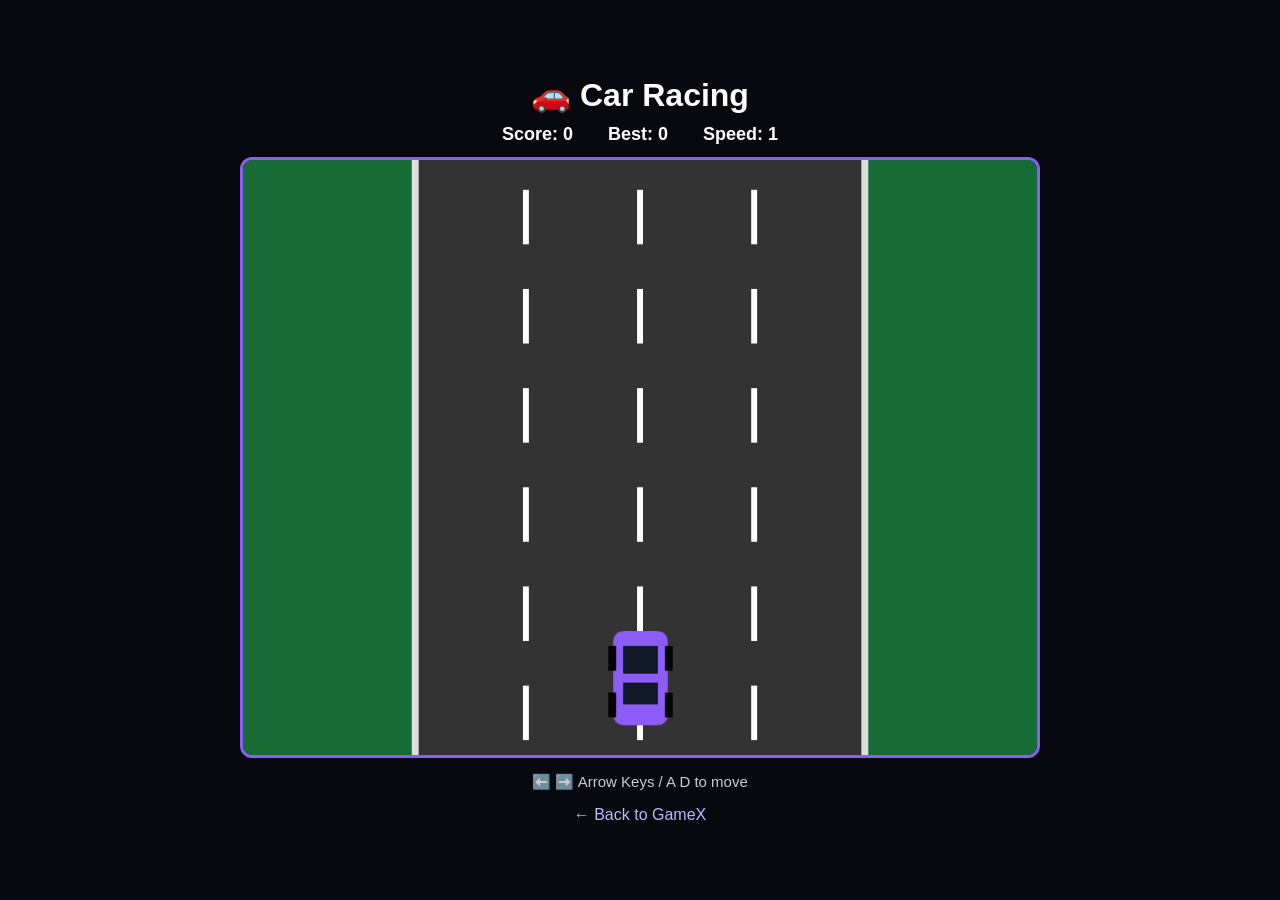
<file: games/car.html>
<!DOCTYPE html>
<html lang="en">
<head>
    <meta charset="UTF-8">
    <meta name="viewport" content="width=device-width, initial-scale=1.0">

    <title>Car Racing - GameX</title>

    <style>
        * {
            box-sizing: border-box;
            margin: 0;
            padding: 0;
        }

        body {
            min-height: 100vh;
            background: #08080f;
            color: white;
            font-family: Arial, sans-serif;
            display: flex;
            justify-content: center;
            align-items: center;
            overflow: hidden;
        }

        .game-container {
            width: 100%;
            max-width: 900px;
            text-align: center;
            padding: 15px;
        }

        h1 {
            font-size: 32px;
            margin-bottom: 10px;
        }

        .stats {
            display: flex;
            justify-content: center;
            gap: 35px;
            margin-bottom: 12px;
            font-size: 18px;
            font-weight: bold;
        }

        .game-wrapper {
            position: relative;
            width: 800px;
            max-width: 100%;
            margin: auto;
        }

        canvas {
            display: block;
            width: 100%;
            height: auto;
            background: #222;
            border: 3px solid #8b5cf6;
            border-radius: 12px;
        }

        .game-over {
            position: absolute;
            inset: 0;
            display: none;
            justify-content: center;
            align-items: center;
            flex-direction: column;
            background: rgba(0, 0, 0, 0.72);
            border-radius: 12px;
        }

        .game-over h2 {
            font-size: 42px;
            margin-bottom: 10px;
        }

        .game-over p {
            font-size: 20px;
            margin-bottom: 20px;
        }

        button {
            border: none;
            padding: 12px 25px;
            border-radius: 8px;
            background: #8b5cf6;
            color: white;
            font-size: 16px;
            font-weight: bold;
            cursor: pointer;
        }

        button:hover {
            transform: scale(1.05);
        }

        .controls {
            margin-top: 15px;
            font-size: 15px;
            opacity: 0.8;
        }

        .back {
            display: inline-block;
            margin-top: 15px;
            color: #c4b5fd;
            text-decoration: none;
        }

        .back:hover {
            text-decoration: underline;
        }

        @media (max-width: 600px) {
            h1 {
                font-size: 25px;
            }

            .stats {
                gap: 18px;
                font-size: 15px;
            }

            .controls {
                font-size: 13px;
            }

            .game-over h2 {
                font-size: 32px;
            }
        }
    </style>
</head>

<body>

<div class="game-container">

    <h1>🚗 Car Racing</h1>

    <div class="stats">
        <div>Score: <span id="score">0</span></div>
        <div>Best: <span id="best">0</span></div>
        <div>Speed: <span id="speed">1</span></div>
    </div>

    <div class="game-wrapper">

        <canvas id="gameCanvas" width="800" height="600"></canvas>

        <div class="game-over" id="gameOver">
            <h2>💥 Game Over!</h2>
            <p>Your Score: <span id="finalScore">0</span></p>
            <button onclick="restartGame()">🔄 Restart</button>
        </div>

    </div>

    <div class="controls">
        ⬅️ ➡️ Arrow Keys / A D to move
    </div>

    <a href="../index.html" class="back">← Back to GameX</a>

</div>

<script>

const canvas = document.getElementById("gameCanvas");
const ctx = canvas.getContext("2d");

const WIDTH = canvas.width;
const HEIGHT = canvas.height;

// =============================
// GAME VARIABLES
// =============================

let score = 0;
let bestScore = Number(localStorage.getItem("gamex-car-best")) || 0;

let gameRunning = true;

let roadOffset = 0;

let enemyCars = [];

let keys = {
    left: false,
    right: false
};

// =============================
// PLAYER CAR
// =============================

const player = {
    width: 55,
    height: 95,
    x: WIDTH / 2 - 27,
    y: HEIGHT - 125,
    speed: 4
};

// =============================
// ROAD
// =============================

const road = {
    x: 170,
    width: 460
};

// =============================
// ENEMY CAR
// =============================

function createEnemy() {

    const lanes = [
        road.x + 65,
        road.x + 175,
        road.x + 285
    ];

    const lane = lanes[Math.floor(Math.random() * lanes.length)];

    enemyCars.push({
        x: lane,
        y: -120,
        width: 55,
        height: 95,
        speed: 2.5 + Math.random() * 1.5,
        color: Math.random() > 0.5 ? "#ef4444" : "#facc15"
    });
}

// =============================
// DRAW ROAD
// =============================

function drawRoad() {

    // Grass
    ctx.fillStyle = "#176b35";
    ctx.fillRect(0, 0, WIDTH, HEIGHT);

    // Road
    ctx.fillStyle = "#333";
    ctx.fillRect(road.x, 0, road.width, HEIGHT);

    // Road edges
    ctx.fillStyle = "#ddd";
    ctx.fillRect(road.x, 0, 7, HEIGHT);
    ctx.fillRect(road.x + road.width - 7, 0, 7, HEIGHT);

    // Lane markings
    ctx.fillStyle = "#fff";

    const laneWidth = road.width / 4;

    for (let lane = 1; lane < 4; lane++) {

        const x = road.x + lane * laneWidth;

        for (let y = -60 + roadOffset; y < HEIGHT; y += 100) {

            ctx.fillRect(
                x - 3,
                y,
                6,
                55
            );
        }
    }
}

// =============================
// DRAW CAR
// =============================

function drawCar(car, color) {

    // Main body
    ctx.fillStyle = color;

    ctx.beginPath();

    ctx.roundRect(
        car.x,
        car.y,
        car.width,
        car.height,
        10
    );

    ctx.fill();

    // Windows
    ctx.fillStyle = "#111827";

    ctx.fillRect(
        car.x + 10,
        car.y + 15,
        car.width - 20,
        28
    );

    ctx.fillRect(
        car.x + 10,
        car.y + 52,
        car.width - 20,
        22
    );

    // Wheels
    ctx.fillStyle = "#050505";

    ctx.fillRect(
        car.x - 5,
        car.y + 15,
        8,
        25
    );

    ctx.fillRect(
        car.x + car.width - 3,
        car.y + 15,
        8,
        25
    );

    ctx.fillRect(
        car.x - 5,
        car.y + 62,
        8,
        25
    );

    ctx.fillRect(
        car.x + car.width - 3,
        car.y + 62,
        8,
        25
    );
}

// =============================
// COLLISION
// =============================

function collision(a, b) {

    return (
        a.x < b.x + b.width &&
        a.x + a.width > b.x &&
        a.y < b.y + b.height &&
        a.y + a.height > b.y
    );
}

// =============================
// UPDATE
// =============================

function update() {

    if (!gameRunning) {
        return;
    }

    // Player movement
    if (keys.left) {
        player.x -= player.speed;
    }

    if (keys.right) {
        player.x += player.speed;
    }

    // Keep player inside road
    const leftLimit = road.x + 12;
    const rightLimit =
        road.x + road.width - player.width - 12;

    if (player.x < leftLimit) {
        player.x = leftLimit;
    }

    if (player.x > rightLimit) {
        player.x = rightLimit;
    }

    // Road movement
    roadOffset += 3;

    if (roadOffset >= 100) {
        roadOffset = 0;
    }

    // Move enemies
    enemyCars.forEach(car => {

        car.y += car.speed + score * 0.01;

        // Collision
        if (collision(player, car)) {
            endGame();
        }
    });

    // Remove cars
    enemyCars = enemyCars.filter(car => {

        if (car.y > HEIGHT) {

            score += 10;

            document.getElementById("score").textContent = score;

            return false;
        }

        return true;
    });

    // Increase difficulty
    const gameSpeed = Math.min(
        1 + Math.floor(score / 100),
        10
    );

    document.getElementById("speed").textContent =
        gameSpeed;
}

// =============================
// DRAW
// =============================

function draw() {

    ctx.clearRect(
        0,
        0,
        WIDTH,
        HEIGHT
    );

    drawRoad();

    // Player
    drawCar(
        player,
        "#8b5cf6"
    );

    // Enemy cars
    enemyCars.forEach(car => {

        drawCar(
            car,
            car.color
        );
    });
}

// =============================
// GAME LOOP
// =============================

function gameLoop() {

    update();
    draw();

    requestAnimationFrame(gameLoop);
}

// =============================
// ENEMY SPAWN
// =============================

setInterval(() => {

    if (gameRunning) {
        createEnemy();
    }

}, 1100);

// =============================
// KEYBOARD
// =============================

document.addEventListener(
    "keydown",
    e => {

        if (
            e.key === "ArrowLeft" ||
            e.key.toLowerCase() === "a"
        ) {
            keys.left = true;
            e.preventDefault();
        }

        if (
            e.key === "ArrowRight" ||
            e.key.toLowerCase() === "d"
        ) {
            keys.right = true;
            e.preventDefault();
        }
    }
);

document.addEventListener(
    "keyup",
    e => {

        if (
            e.key === "ArrowLeft" ||
            e.key.toLowerCase() === "a"
        ) {
            keys.left = false;
        }

        if (
            e.key === "ArrowRight" ||
            e.key.toLowerCase() === "d"
        ) {
            keys.right = false;
        }
    }
);

// =============================
// GAME OVER
// =============================

function endGame() {

    gameRunning = false;

    if (score > bestScore) {

        bestScore = score;

        localStorage.setItem(
            "gamex-car-best",
            bestScore
        );
    }

    document.getElementById("best").textContent =
        bestScore;

    document.getElementById("finalScore").textContent =
        score;

    document.getElementById("gameOver").style.display =
        "flex";
}

// =============================
// RESTART
// =============================

function restartGame() {

    score = 0;

    document.getElementById("score").textContent =
        "0";

    document.getElementById("speed").textContent =
        "1";

    player.x =
        WIDTH / 2 - player.width / 2;

    enemyCars = [];

    roadOffset = 0;

    gameRunning = true;

    document.getElementById("gameOver").style.display =
        "none";
}

// =============================
// START
// =============================

document.getElementById("best").textContent =
    bestScore;

gameLoop();

</script>

</body>
</html>
</file>
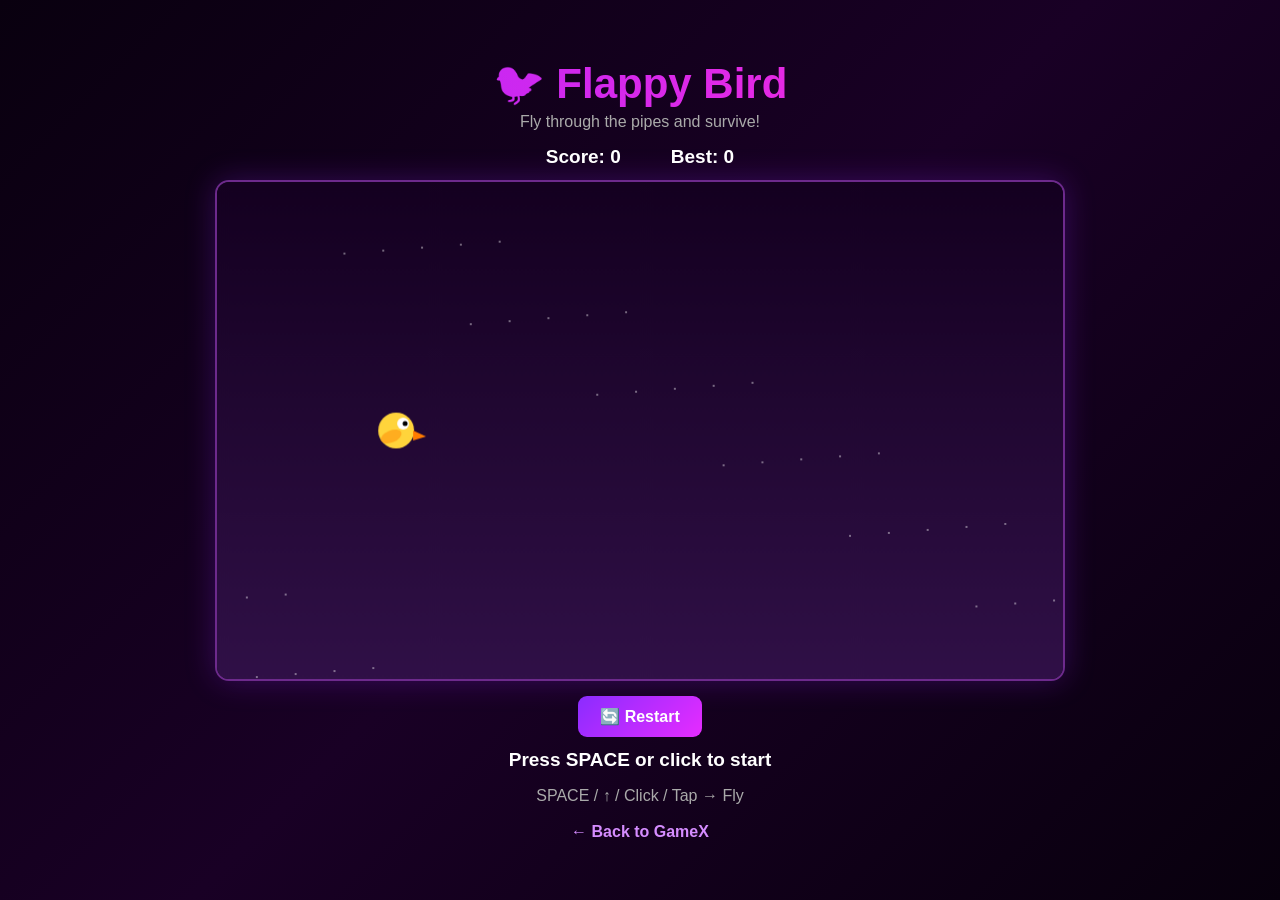
<file: games/flappy.html>
<!DOCTYPE html>
<html lang="en">

<head>

    <meta charset="UTF-8">

    <meta name="viewport"
          content="width=device-width, initial-scale=1.0">

    <title>Flappy Bird - GameX</title>

    <style>

        * {
            box-sizing: border-box;
            margin: 0;
            padding: 0;
        }

        body {
            min-height: 100vh;

            background:
                linear-gradient(
                    135deg,
                    #09000f,
                    #190025,
                    #08000d
                );

            color: white;

            font-family: Arial, sans-serif;

            display: flex;
            justify-content: center;
            align-items: center;

            padding: 20px;
        }

        .game-container {
            width: 100%;
            max-width: 900px;
            text-align: center;
        }

        h1 {
            font-size: 42px;
            margin-bottom: 5px;

            background:
                linear-gradient(
                    90deg,
                    #b026ff,
                    #ff2bd6
                );

            background-clip: text;
            -webkit-background-clip: text;
            -webkit-text-fill-color: transparent;
        }

        .subtitle {
            color: #aaa;
            margin-bottom: 15px;
        }

        .top-bar {
            display: flex;
            justify-content: center;
            gap: 50px;

            margin-bottom: 12px;

            font-size: 19px;
            font-weight: bold;
        }

        canvas {
            display: block;

            width: min(90vw, 850px);
            height: auto;

            margin: auto;

            border: 2px solid #6d2a8c;
            border-radius: 14px;

            background: #120b20;

            box-shadow:
                0 0 30px rgba(150, 40, 255, 0.25);
        }

        .restart {
            margin-top: 15px;

            padding: 11px 22px;

            border: none;
            border-radius: 9px;

            background:
                linear-gradient(
                    135deg,
                    #8b2cff,
                    #e62cff
                );

            color: white;

            font-size: 16px;
            font-weight: bold;

            cursor: pointer;
        }

        .restart:hover {
            transform: scale(1.05);
        }

        .message {
            min-height: 28px;

            margin-top: 12px;

            font-size: 19px;
            font-weight: bold;
        }

        .controls {
            color: #aaa;
            margin-top: 10px;
        }

        .back {
            display: inline-block;

            margin-top: 18px;

            color: #d58cff;

            text-decoration: none;

            font-weight: bold;
        }

        .back:hover {
            color: white;
        }

        @media (max-width: 600px) {

            body {
                padding: 10px;
            }

            h1 {
                font-size: 32px;
            }

            .top-bar {
                gap: 25px;
                font-size: 16px;
            }

            .controls {
                font-size: 14px;
            }

        }

    </style>

</head>

<body>

    <div class="game-container">

        <h1>🐦 Flappy Bird</h1>

        <p class="subtitle">
            Fly through the pipes and survive!
        </p>

        <div class="top-bar">

            <div>
                Score:
                <span id="score">0</span>
            </div>

            <div>
                Best:
                <span id="best">0</span>
            </div>

        </div>

        <canvas
            id="gameCanvas"
            width="850"
            height="500">
        </canvas>

        <button
            class="restart"
            id="restart">
            🔄 Restart
        </button>

        <div
            class="message"
            id="message">
            Press SPACE or click to start
        </div>

        <div class="controls">
            SPACE / ↑ / Click / Tap → Fly
        </div>

        <a
            href="../index.html"
            class="back">
            ← Back to GameX
        </a>

    </div>


    <script>

        const canvas =
            document.getElementById("gameCanvas");

        const ctx =
            canvas.getContext("2d");

        const scoreDisplay =
            document.getElementById("score");

        const bestDisplay =
            document.getElementById("best");

        const message =
            document.getElementById("message");

        const restartButton =
            document.getElementById("restart");


        const WIDTH = canvas.width;
        const HEIGHT = canvas.height;

        let bird;
        let pipes;

        let score = 0;

        let best =
            Number(
                localStorage.getItem(
                    "gamex-flappy-best"
                )
            ) || 0;

        let gameRunning = false;
        let gameOver = false;

        let animationId;


        bestDisplay.textContent = best;


        function resetGame() {

            bird = {

                x: 180,

                y: HEIGHT / 2,

                radius: 18,

                velocity: 0,

                gravity: 0.10,

                jump: -3.5

            };


            pipes = [];

            score = 0;

            scoreDisplay.textContent = "0";

            gameRunning = false;

            gameOver = false;

            message.textContent =
                "Press SPACE or click to start";

            cancelAnimationFrame(animationId);

            draw();

        }


        function startGame() {

            if (gameOver) {

                resetGame();

            }

            gameRunning = true;

            message.textContent = "";

            if (pipes.length === 0) {

                addPipe();

            }

            gameLoop();

        }


        function flap() {

            if (gameOver) {

                resetGame();

                startGame();

                bird.velocity = bird.jump;

                return;

            }

            if (!gameRunning) {

                startGame();

            }

            bird.velocity = bird.jump;

        }


        function addPipe() {

            const gap = 155;

            const minTop = 60;

            const maxTop =
                HEIGHT - gap - 80;

            const top =
                Math.random() *
                (maxTop - minTop) +
                minTop;

            pipes.push({

                x: WIDTH,

                width: 75,

                top: top,

                gap: gap,

                passed: false

            });

        }


        function update() {

            bird.velocity += bird.gravity;

            bird.y += bird.velocity;


            if (
                pipes.length === 0 ||
                pipes[pipes.length - 1].x <
                WIDTH - 280
            ) {

                addPipe();

            }


            pipes.forEach(pipe => {

                pipe.x -= 2.5;


                if (
                    !pipe.passed &&
                    pipe.x + pipe.width <
                    bird.x
                ) {

                    pipe.passed = true;

                    score++;

                    scoreDisplay.textContent =
                        score;

                    if (score > best) {

                        best = score;

                        bestDisplay.textContent =
                            best;

                        localStorage.setItem(
                            "gamex-flappy-best",
                            best
                        );

                    }

                }

            });


            pipes =
                pipes.filter(
                    pipe =>
                        pipe.x + pipe.width > 0
                );


            checkCollision();

        }


        function checkCollision() {

            if (
                bird.y - bird.radius <= 0 ||
                bird.y + bird.radius >= HEIGHT
            ) {

                endGame();

                return;

            }


            for (const pipe of pipes) {

                const hitHorizontal =
                    bird.x + bird.radius >
                    pipe.x &&
                    bird.x - bird.radius <
                    pipe.x + pipe.width;


                const hitVertical =
                    bird.y - bird.radius <
                    pipe.top ||
                    bird.y + bird.radius >
                    pipe.top + pipe.gap;


                if (
                    hitHorizontal &&
                    hitVertical
                ) {

                    endGame();

                    return;

                }

            }

        }


        function endGame() {

            gameRunning = false;

            gameOver = true;

            message.textContent =
                "💥 Game Over! Click Restart or tap to play again.";

        }


        function drawBackground() {

            const gradient =
                ctx.createLinearGradient(
                    0,
                    0,
                    0,
                    HEIGHT
                );

            gradient.addColorStop(
                0,
                "#140020"
            );

            gradient.addColorStop(
                1,
                "#301047"
            );

            ctx.fillStyle = gradient;

            ctx.fillRect(
                0,
                0,
                WIDTH,
                HEIGHT
            );


            // Stars

            ctx.fillStyle =
                "rgba(255,255,255,0.4)";

            for (
                let i = 0;
                i < 35;
                i++
            ) {

                const x =
                    (i * 127) % WIDTH;

                const y =
                    (i * 71) % HEIGHT;

                ctx.fillRect(
                    x,
                    y,
                    2,
                    2
                );

            }

        }


        function drawBird() {

            ctx.save();

            ctx.translate(
                bird.x,
                bird.y
            );


            ctx.fillStyle =
                "#ffd43b";

            ctx.beginPath();

            ctx.arc(
                0,
                0,
                bird.radius,
                0,
                Math.PI * 2
            );

            ctx.fill();


            // Wing

            ctx.fillStyle =
                "#ffad1f";

            ctx.beginPath();

            ctx.ellipse(
                -5,
                6,
                11,
                6,
                -0.4,
                0,
                Math.PI * 2
            );

            ctx.fill();


            // Eye

            ctx.fillStyle = "white";

            ctx.beginPath();

            ctx.arc(
                7,
                -7,
                6,
                0,
                Math.PI * 2
            );

            ctx.fill();


            ctx.fillStyle = "black";

            ctx.beginPath();

            ctx.arc(
                9,
                -7,
                2.5,
                0,
                Math.PI * 2
            );

            ctx.fill();


            // Beak

            ctx.fillStyle =
                "#ff7b00";

            ctx.beginPath();

            ctx.moveTo(
                17,
                0
            );

            ctx.lineTo(
                30,
                6
            );

            ctx.lineTo(
                17,
                10
            );

            ctx.closePath();

            ctx.fill();


            ctx.restore();

        }


        function drawPipes() {

            pipes.forEach(pipe => {

                const pipeGradient =
                    ctx.createLinearGradient(
                        pipe.x,
                        0,
                        pipe.x + pipe.width,
                        0
                    );

                pipeGradient.addColorStop(
                    0,
                    "#6f21a8"
                );

                pipeGradient.addColorStop(
                    0.5,
                    "#a63de0"
                );

                pipeGradient.addColorStop(
                    1,
                    "#59167f"
                );


                ctx.fillStyle =
                    pipeGradient;


                // Top pipe

                ctx.fillRect(
                    pipe.x,
                    0,
                    pipe.width,
                    pipe.top
                );


                // Top pipe cap

                ctx.fillRect(
                    pipe.x - 7,
                    pipe.top - 18,
                    pipe.width + 14,
                    18
                );


                // Bottom pipe

                const bottomY =
                    pipe.top + pipe.gap;

                ctx.fillRect(
                    pipe.x,
                    bottomY,
                    pipe.width,
                    HEIGHT - bottomY
                );


                // Bottom cap

                ctx.fillRect(
                    pipe.x - 7,
                    bottomY,
                    pipe.width + 14,
                    18
                );

            });

        }


        function draw() {

            drawBackground();

            drawPipes();

            drawBird();

        }


        function gameLoop() {

            if (!gameRunning) {

                draw();

                return;

            }

            update();

            draw();

            animationId =
                requestAnimationFrame(
                    gameLoop
                );

        }


        document.addEventListener(
            "keydown",
            event => {

                if (
                    event.code === "Space" ||
                    event.code === "ArrowUp"
                ) {

                    event.preventDefault();

                    flap();

                }

            }
        );


        canvas.addEventListener(
            "click",
            flap
        );


        canvas.addEventListener(
            "touchstart",
            event => {

                event.preventDefault();

                flap();

            }
        );


        restartButton.addEventListener(
            "click",
            resetGame
        );


        resetGame();

    </script>

</body>

</html>
</file>
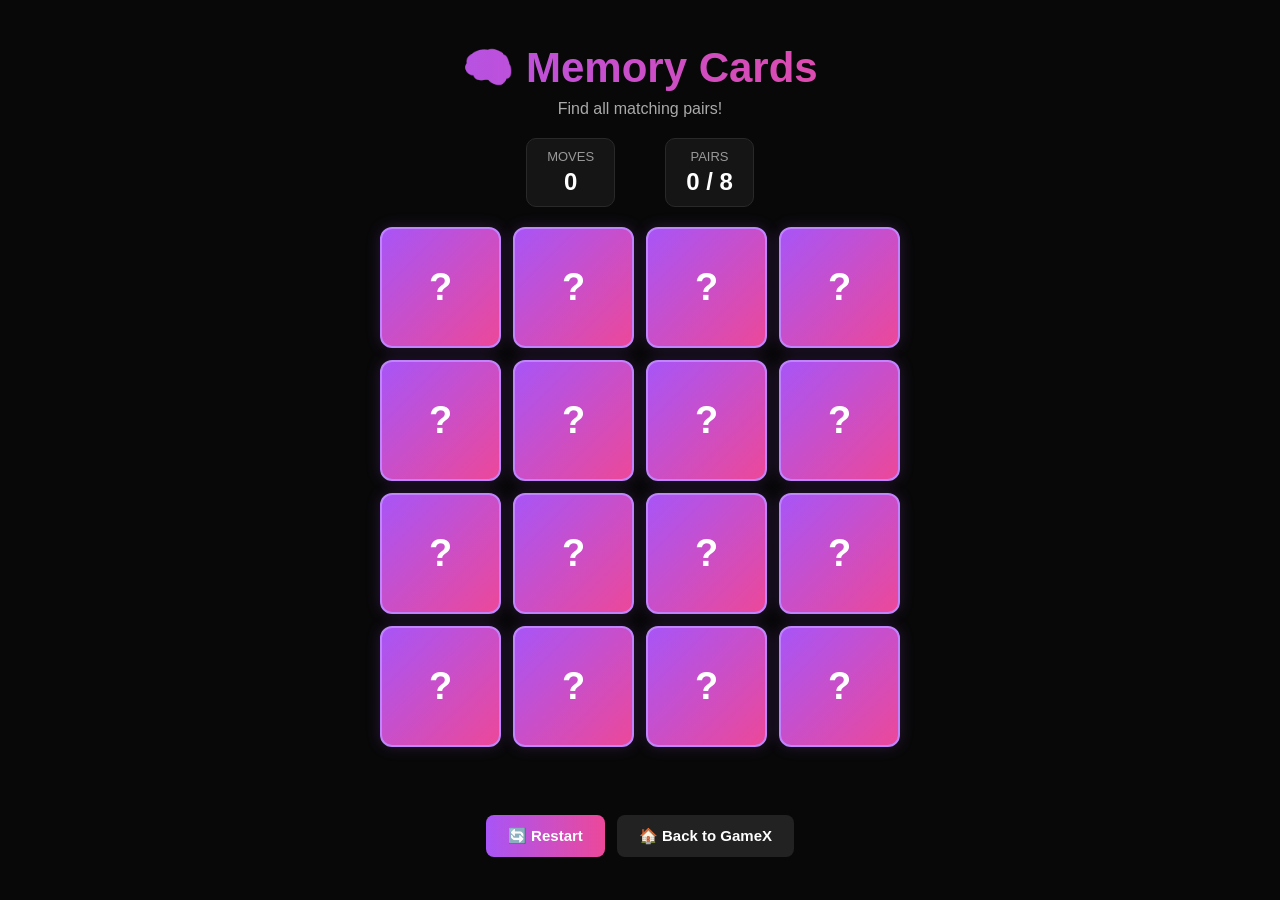
<file: games/memory.html>
<!DOCTYPE html>
<html lang="en">

<head>

    <meta charset="UTF-8">

    <meta
        name="viewport"
        content="width=device-width, initial-scale=1.0">

    <title>GameX - Memory Cards</title>

    <style>

        * {
            box-sizing: border-box;
            margin: 0;
            padding: 0;
        }

        body {
            min-height: 100vh;

            background: #080808;

            color: white;

            font-family: Arial, sans-serif;

            display: flex;

            justify-content: center;

            align-items: center;

            padding: 20px;
        }

        .game-container {

            width: 100%;

            max-width: 650px;

            text-align: center;
        }

        h1 {

            font-size: 42px;

            margin-bottom: 8px;

            background:
                linear-gradient(
                    90deg,
                    #a855f7,
                    #ec4899
                );

            -webkit-background-clip: text;

            -webkit-text-fill-color: transparent;
        }

        .subtitle {

            color: #aaa;

            margin-bottom: 20px;
        }

        .stats {

            display: flex;

            justify-content: center;

            gap: 50px;

            margin-bottom: 20px;
        }

        .stat {

            background: #151515;

            border: 1px solid #292929;

            border-radius: 10px;

            padding: 10px 20px;
        }

        .stat-title {

            color: #999;

            font-size: 13px;

            margin-bottom: 4px;
        }

        .stat-value {

            font-size: 24px;

            font-weight: bold;
        }

        .game-board {

            display: grid;

            grid-template-columns:
                repeat(4, 1fr);

            gap: 12px;

            max-width: 520px;

            margin: auto;
        }

        .card {

            aspect-ratio: 1 / 1;

            perspective: 700px;

            cursor: pointer;
        }

        .card-inner {

            width: 100%;

            height: 100%;

            position: relative;

            transition:
                transform 0.5s;

            transform-style: preserve-3d;
        }

        .card.flipped .card-inner,
        .card.matched .card-inner {

            transform:
                rotateY(180deg);
        }

        .card-front,
        .card-back {

            position: absolute;

            width: 100%;

            height: 100%;

            border-radius: 12px;

            backface-visibility: hidden;

            display: flex;

            justify-content: center;

            align-items: center;

            font-size: 38px;

            user-select: none;
        }

        .card-back {

            background:
                linear-gradient(
                    135deg,
                    #a855f7,
                    #ec4899
                );

            border: 2px solid #c084fc;

            box-shadow:
                0 0 15px
                rgba(168, 85, 247, 0.2);
        }

        .card-back::after {

            content: "?";

            font-size: 38px;

            font-weight: bold;

            color: white;
        }

        .card-front {

            background: #181818;

            border: 2px solid #333;

            transform:
                rotateY(180deg);
        }

        .card.matched .card-front {

            border-color: #a855f7;

            box-shadow:
                0 0 18px
                rgba(168, 85, 247, 0.35);
        }

        .message {

            min-height: 28px;

            margin-top: 20px;

            font-size: 18px;

            font-weight: bold;
        }

        .buttons {

            display: flex;

            justify-content: center;

            gap: 12px;

            flex-wrap: wrap;

            margin-top: 20px;
        }

        button,
        .back-btn {

            border: none;

            padding: 12px 22px;

            border-radius: 8px;

            font-size: 15px;

            font-weight: bold;

            cursor: pointer;

            text-decoration: none;
        }

        #restartBtn {

            background:
                linear-gradient(
                    90deg,
                    #a855f7,
                    #ec4899
                );

            color: white;
        }

        .back-btn {

            background: #222;

            color: white;
        }

        button:hover,
        .back-btn:hover {

            transform: translateY(-2px);
        }

        @media (max-width: 500px) {

            body {

                padding: 12px;
            }

            h1 {

                font-size: 32px;
            }

            .stats {

                gap: 15px;
            }

            .stat {

                padding: 8px 14px;
            }

            .game-board {

                gap: 8px;
            }

            .card-front,
            .card-back {

                font-size: 28px;
            }

        }

    </style>

</head>


<body>


<div class="game-container">


    <h1>🧠 Memory Cards</h1>

    <p class="subtitle">
        Find all matching pairs!
    </p>


    <!-- STATS -->

    <div class="stats">

        <div class="stat">

            <div class="stat-title">
                MOVES
            </div>

            <div
                id="moves"
                class="stat-value">
                0
            </div>

        </div>


        <div class="stat">

            <div class="stat-title">
                PAIRS
            </div>

            <div
                id="pairs"
                class="stat-value">
                0 / 8
            </div>

        </div>

    </div>


    <!-- GAME BOARD -->

    <div
        id="gameBoard"
        class="game-board">
    </div>


    <div
        id="message"
        class="message">
    </div>


    <!-- BUTTONS -->

    <div class="buttons">

        <button id="restartBtn">
            🔄 Restart
        </button>

        <a
            href="../index.html"
            class="back-btn">
            🏠 Back to GameX
        </a>

    </div>


</div>


<script>

    // =========================
    // CARD SYMBOLS
    // =========================

    const symbols = [
        "🎮",
        "🚀",
        "👾",
        "⚡",
        "🔥",
        "💎",
        "🎯",
        "🏆"
    ];


    // =========================
    // GAME VARIABLES
    // =========================

    let cards = [];

    let firstCard = null;

    let secondCard = null;

    let lockBoard = false;

    let moves = 0;

    let matchedPairs = 0;


    // =========================
    // ELEMENTS
    // =========================

    const gameBoard =
        document.getElementById(
            "gameBoard"
        );

    const movesDisplay =
        document.getElementById(
            "moves"
        );

    const pairsDisplay =
        document.getElementById(
            "pairs"
        );

    const message =
        document.getElementById(
            "message"
        );

    const restartBtn =
        document.getElementById(
            "restartBtn"
        );


    // =========================
    // SHUFFLE
    // =========================

    function shuffle(array) {

        for (
            let i = array.length - 1;
            i > 0;
            i--
        ) {

            const j =
                Math.floor(
                    Math.random() * (i + 1)
                );

            [
                array[i],
                array[j]
            ] =
            [
                array[j],
                array[i]
            ];

        }

        return array;
    }


    // =========================
    // START GAME
    // =========================

    function startGame() {

        gameBoard.innerHTML = "";

        message.textContent = "";

        moves = 0;

        matchedPairs = 0;

        firstCard = null;

        secondCard = null;

        lockBoard = false;


        movesDisplay.textContent = "0";

        pairsDisplay.textContent =
            "0 / 8";


        // Duplicate symbols

        cards = [
            ...symbols,
            ...symbols
        ];


        shuffle(cards);


        // Create cards

        cards.forEach(
            (symbol, index) => {

                const card =
                    document.createElement(
                        "div"
                    );

                card.classList.add(
                    "card"
                );


                card.dataset.symbol =
                    symbol;


                card.innerHTML = `

                    <div class="card-inner">

                        <div class="card-back"></div>

                        <div class="card-front">
                            ${symbol}
                        </div>

                    </div>

                `;


                card.addEventListener(
                    "click",
                    () => {

                        flipCard(card);

                    }
                );


                gameBoard.appendChild(
                    card
                );

            }
        );

    }


    // =========================
    // FLIP CARD
    // =========================

    function flipCard(card) {

        if (lockBoard) {
            return;
        }


        if (
            card === firstCard
        ) {
            return;
        }


        if (
            card.classList.contains(
                "matched"
            )
        ) {
            return;
        }


        card.classList.add(
            "flipped"
        );


        if (!firstCard) {

            firstCard = card;

            return;

        }


        secondCard = card;

        moves++;

        movesDisplay.textContent =
            moves;


        checkMatch();

    }


    // =========================
    // CHECK MATCH
    // =========================

    function checkMatch() {

        const isMatch =
            firstCard.dataset.symbol ===
            secondCard.dataset.symbol;


        if (isMatch) {

            disableMatchedCards();

        }

        else {

            unflipCards();

        }

    }


    // =========================
    // MATCHED CARDS
    // =========================

    function disableMatchedCards() {

        firstCard.classList.add(
            "matched"
        );

        secondCard.classList.add(
            "matched"
        );


        matchedPairs++;

        pairsDisplay.textContent =
            matchedPairs + " / 8";


        resetTurn();


        if (matchedPairs === 8) {

            message.textContent =
                "🎉 You found all pairs!";

        }

    }


    // =========================
    // WRONG CARDS
    // =========================

    function unflipCards() {

        lockBoard = true;


        setTimeout(() => {

            firstCard.classList.remove(
                "flipped"
            );

            secondCard.classList.remove(
                "flipped"
            );


            resetTurn();

        }, 800);

    }


    // =========================
    // RESET TURN
    // =========================

    function resetTurn() {

        firstCard = null;

        secondCard = null;

        lockBoard = false;

    }


    // =========================
    // RESTART
    // =========================

    restartBtn.addEventListener(
        "click",
        startGame
    );


    // START

    startGame();

</script>


</body>

</html>
</file>
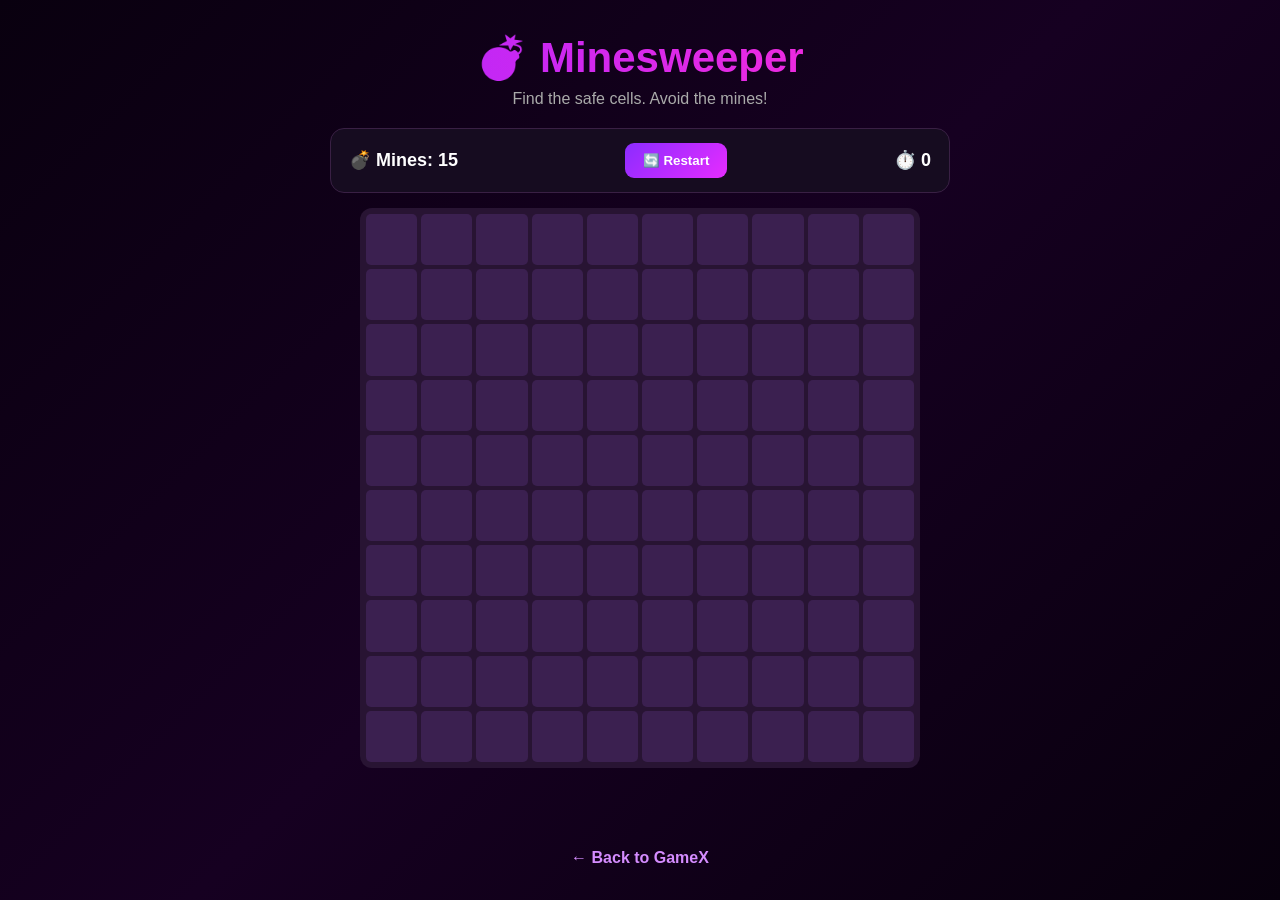
<file: games/minesweeper.html>
<!DOCTYPE html>
<html lang="en">
<head>
    <meta charset="UTF-8">
    <meta name="viewport" content="width=device-width, initial-scale=1.0">

    <title>Minesweeper - GameX</title>

    <style>

        * {
            box-sizing: border-box;
            margin: 0;
            padding: 0;
        }

        body {
            min-height: 100vh;
            background: linear-gradient(135deg, #09000f, #160021, #08000d);
            color: white;
            font-family: Arial, sans-serif;

            display: flex;
            justify-content: center;
            align-items: center;

            padding: 20px;
        }

        .game-container {
            width: 100%;
            max-width: 620px;
            text-align: center;
        }

        .title {
            font-size: 42px;
            margin-bottom: 8px;

            background: linear-gradient(
                90deg,
                #b026ff,
                #ff2bd6
            );

            background-clip: text;
            -webkit-background-clip: text;
            -webkit-text-fill-color: transparent;
        }

        .subtitle {
            color: #aaa;
            margin-bottom: 20px;
        }

        .top-bar {
            display: flex;
            justify-content: space-between;
            align-items: center;

            background: #160c20;
            border: 1px solid #392044;
            border-radius: 14px;

            padding: 14px 18px;
            margin-bottom: 15px;
        }

        .stat {
            font-size: 18px;
            font-weight: bold;
        }

        .restart {
            border: none;
            background: linear-gradient(
                135deg,
                #8b2cff,
                #e62cff
            );

            color: white;
            padding: 10px 18px;

            border-radius: 9px;
            cursor: pointer;

            font-weight: bold;
        }

        .restart:hover {
            transform: scale(1.05);
        }

        .board {
            width: min(90vw, 560px);
            aspect-ratio: 1 / 1;

            margin: auto;

            display: grid;
            grid-template-columns: repeat(10, 1fr);

            gap: 4px;

            background: #281433;
            padding: 6px;

            border-radius: 12px;
        }

        .cell {
            border: none;

            background: #3b2050;

            color: white;

            border-radius: 5px;

            font-size: clamp(14px, 3vw, 24px);
            font-weight: bold;

            cursor: pointer;

            aspect-ratio: 1 / 1;
        }

        .cell:hover {
            background: #54306c;
        }

        .cell.revealed {
            background: #211128;
            cursor: default;
        }

        .cell.mine {
            background: #8f174e;
        }

        .cell.flagged {
            background: #5d287a;
        }

        .number-1 {
            color: #5cc8ff;
        }

        .number-2 {
            color: #5cff8d;
        }

        .number-3 {
            color: #ff6b81;
        }

        .number-4 {
            color: #b78cff;
        }

        .number-5 {
            color: #ff9f43;
        }

        .number-6 {
            color: #52e5e5;
        }

        .message {
            min-height: 28px;

            margin-top: 18px;

            font-size: 20px;
            font-weight: bold;
        }

        .controls {
            margin-top: 15px;
            display: flex;
            justify-content: center;
            gap: 10px;
            flex-wrap: wrap;
        }

        .flag-mode {
            display: none;

            border: 1px solid #63377b;

            background: #1b0d25;
            color: white;

            padding: 10px 15px;

            border-radius: 9px;

            cursor: pointer;
        }

        .flag-mode.active {
            background: #8b2cff;
        }

        .back {
            display: inline-block;

            margin-top: 20px;

            color: #d58cff;
            text-decoration: none;

            font-weight: bold;
        }

        .back:hover {
            color: white;
        }

        @media (max-width: 600px) {

            body {
                padding: 12px;
            }

            .title {
                font-size: 32px;
            }

            .top-bar {
                padding: 10px;
            }

            .stat {
                font-size: 15px;
            }

            .restart {
                padding: 8px 12px;
            }

            .flag-mode {
                display: block;
            }
        }

    </style>
</head>

<body>

    <div class="game-container">

        <h1 class="title">💣 Minesweeper</h1>

        <p class="subtitle">
            Find the safe cells. Avoid the mines!
        </p>

        <div class="top-bar">

            <div class="stat">
                💣 Mines: <span id="mineCount">15</span>
            </div>

            <button class="restart" id="restart">
                🔄 Restart
            </button>

            <div class="stat">
                ⏱️ <span id="timer">0</span>
            </div>

        </div>

        <div class="board" id="board"></div>

        <div class="controls">

            <button class="flag-mode" id="flagMode">
                🚩 Flag Mode
            </button>

        </div>

        <div class="message" id="message"></div>

        <a href="../index.html" class="back">
            ← Back to GameX
        </a>

    </div>


    <script>

        const board = document.getElementById("board");
        const mineCountDisplay = document.getElementById("mineCount");
        const timerDisplay = document.getElementById("timer");
        const message = document.getElementById("message");
        const restartButton = document.getElementById("restart");
        const flagModeButton = document.getElementById("flagMode");

        const SIZE = 10;
        const MINES = 15;

        let cells = [];
        let mines = [];
        let gameOver = false;
        let flags = 0;
        let revealed = 0;

        let timer = 0;
        let timerInterval = null;
        let started = false;

        let flagMode = false;


        function startGame() {

            clearInterval(timerInterval);

            board.innerHTML = "";

            cells = [];
            mines = [];

            gameOver = false;
            flags = 0;
            revealed = 0;

            timer = 0;
            started = false;

            timerDisplay.textContent = "0";
            mineCountDisplay.textContent = MINES;

            message.textContent = "";

            flagMode = false;
            flagModeButton.classList.remove("active");

            createBoard();
            placeMines();
            calculateNumbers();

        }


        function createBoard() {

            for (let row = 0; row < SIZE; row++) {

                for (let col = 0; col < SIZE; col++) {

                    const cell = document.createElement("button");

                    cell.classList.add("cell");

                    cell.dataset.row = row;
                    cell.dataset.col = col;

                    cell.addEventListener("click", () => {

                        if (gameOver) return;

                        if (flagMode) {

                            toggleFlag(cell);

                        } else {

                            revealCell(cell);

                        }

                    });


                    cell.addEventListener("contextmenu", (event) => {

                        event.preventDefault();

                        if (gameOver) return;

                        toggleFlag(cell);

                    });


                    board.appendChild(cell);

                    cells.push(cell);

                }

            }

        }


        function placeMines() {

            while (mines.length < MINES) {

                const random =
                    Math.floor(Math.random() * (SIZE * SIZE));

                if (!mines.includes(random)) {

                    mines.push(random);

                }

            }

        }


        function calculateNumbers() {

            cells.forEach((cell, index) => {

                if (mines.includes(index)) {

                    cell.dataset.mine = "true";
                    return;

                }

                const row = Math.floor(index / SIZE);
                const col = index % SIZE;

                let count = 0;

                for (let r = row - 1; r <= row + 1; r++) {

                    for (let c = col - 1; c <= col + 1; c++) {

                        if (
                            r >= 0 &&
                            r < SIZE &&
                            c >= 0 &&
                            c < SIZE
                        ) {

                            const neighbor =
                                r * SIZE + c;

                            if (mines.includes(neighbor)) {

                                count++;

                            }

                        }

                    }

                }

                cell.dataset.number = count;

            });

        }


        function startTimer() {

            if (started) return;

            started = true;

            timerInterval = setInterval(() => {

                timer++;

                timerDisplay.textContent = timer;

            }, 1000);

        }


        function revealCell(cell) {

            if (
                cell.classList.contains("revealed") ||
                cell.classList.contains("flagged")
            ) {

                return;

            }

            startTimer();

            cell.classList.add("revealed");

            revealed++;

            const index =
                cells.indexOf(cell);

            if (mines.includes(index)) {

                cell.textContent = "💣";

                cell.classList.add("mine");

                endGame(false);

                return;

            }

            const number =
                Number(cell.dataset.number);

            if (number > 0) {

                cell.textContent = number;

                cell.classList.add(
                    "number-" + Math.min(number, 6)
                );

            } else {

                revealNeighbors(cell);

            }

            checkWin();

        }


        function revealNeighbors(cell) {

            const row =
                Number(cell.dataset.row);

            const col =
                Number(cell.dataset.col);


            for (let r = row - 1; r <= row + 1; r++) {

                for (let c = col - 1; c <= col + 1; c++) {

                    if (
                        r >= 0 &&
                        r < SIZE &&
                        c >= 0 &&
                        c < SIZE
                    ) {

                        const index =
                            r * SIZE + c;

                        const neighbor =
                            cells[index];

                        if (
                            !neighbor.classList.contains("revealed") &&
                            !neighbor.classList.contains("flagged")
                        ) {

                            revealCell(neighbor);

                        }

                    }

                }

            }

        }


        function toggleFlag(cell) {

            if (cell.classList.contains("revealed")) {
                return;
            }

            startTimer();

            if (cell.classList.contains("flagged")) {

                cell.classList.remove("flagged");
                cell.textContent = "";

                flags--;

            } else {

                if (flags >= MINES) return;

                cell.classList.add("flagged");
                cell.textContent = "🚩";

                flags++;

            }

            mineCountDisplay.textContent =
                MINES - flags;

        }


        function checkWin() {

            const safeCells =
                SIZE * SIZE - MINES;

            if (revealed >= safeCells) {

                endGame(true);

            }

        }


        function endGame(won) {

            gameOver = true;

            clearInterval(timerInterval);

            if (won) {

                message.textContent =
                    "🎉 You found all the safe cells!";

            } else {

                message.textContent =
                    "💥 Game Over! You hit a mine.";

                revealAllMines();

            }

        }


        function revealAllMines() {

            mines.forEach(index => {

                const cell = cells[index];

                cell.classList.add("revealed");
                cell.classList.add("mine");

                cell.textContent = "💣";

            });

        }


        flagModeButton.addEventListener("click", () => {

            flagMode = !flagMode;

            flagModeButton.classList.toggle(
                "active",
                flagMode
            );

        });


        restartButton.addEventListener(
            "click",
            startGame
        );


        startGame();

    </script>

</body>
</html>
</file>
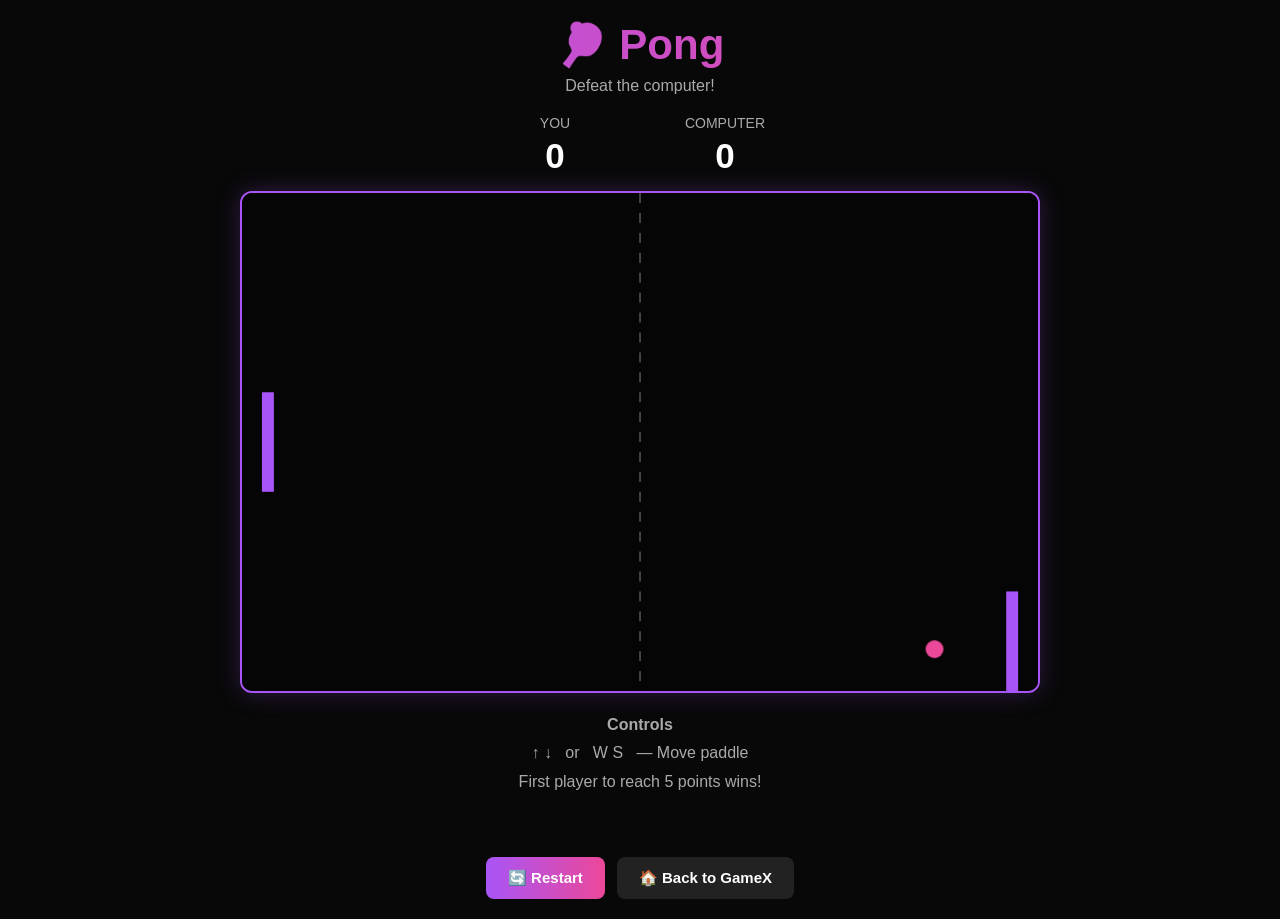
<file: games/pong.html>
<!DOCTYPE html>
<html lang="en">
<head>
    <meta charset="UTF-8">
    <meta name="viewport" content="width=device-width, initial-scale=1.0">

    <title>GameX - Pong</title>

    <style>

        * {
            box-sizing: border-box;
            margin: 0;
            padding: 0;
        }

        body {
            min-height: 100vh;
            background: #080808;
            color: white;
            font-family: Arial, sans-serif;

            display: flex;
            justify-content: center;
            align-items: center;

            padding: 20px;
        }

        .game-container {
            width: 100%;
            max-width: 900px;
            text-align: center;
        }

        h1 {
            font-size: 42px;
            margin-bottom: 8px;

            background: linear-gradient(
                90deg,
                #a855f7,
                #ec4899
            );

            -webkit-background-clip: text;
            -webkit-text-fill-color: transparent;
        }

        .subtitle {
            color: #aaa;
            margin-bottom: 20px;
        }

        .scoreboard {
            display: flex;
            justify-content: center;
            align-items: center;
            gap: 70px;

            margin-bottom: 15px;
        }

        .score-box {
            min-width: 100px;
        }

        .score-label {
            color: #aaa;
            font-size: 14px;
            margin-bottom: 5px;
        }

        .score {
            font-size: 35px;
            font-weight: bold;
        }

        canvas {
            width: 100%;
            max-width: 800px;
            height: auto;

            background: #050505;

            border: 2px solid #a855f7;
            border-radius: 12px;

            box-shadow:
                0 0 25px rgba(168, 85, 247, 0.25);

            display: block;
            margin: auto;
        }

        .controls {
            margin-top: 18px;
            color: #aaa;
            line-height: 1.8;
        }

        .buttons {
            margin-top: 20px;

            display: flex;
            justify-content: center;
            gap: 12px;
            flex-wrap: wrap;
        }

        button,
        a {
            border: none;
            padding: 12px 22px;

            border-radius: 8px;

            font-size: 15px;
            font-weight: bold;

            cursor: pointer;

            text-decoration: none;
        }

        #restartBtn {
            background: linear-gradient(
                90deg,
                #a855f7,
                #ec4899
            );

            color: white;
        }

        .back-btn {
            background: #222;
            color: white;
        }

        button:hover,
        a:hover {
            transform: translateY(-2px);
        }

        .message {
            margin-top: 15px;
            font-size: 18px;
            font-weight: bold;
            min-height: 25px;
        }

        @media (max-width: 600px) {

            body {
                padding: 12px;
            }

            h1 {
                font-size: 32px;
            }

            .scoreboard {
                gap: 35px;
            }

            .score {
                font-size: 28px;
            }

            .controls {
                font-size: 13px;
            }

        }

    </style>
</head>

<body>

    <div class="game-container">

        <h1>🏓 Pong</h1>

        <p class="subtitle">
            Defeat the computer!
        </p>

        <!-- SCORE -->
        <div class="scoreboard">

            <div class="score-box">

                <div class="score-label">
                    YOU
                </div>

                <div id="playerScore" class="score">
                    0
                </div>

            </div>

            <div class="score-box">

                <div class="score-label">
                    COMPUTER
                </div>

                <div id="computerScore" class="score">
                    0
                </div>

            </div>

        </div>

        <!-- GAME -->
        <canvas
            id="pongCanvas"
            width="800"
            height="500">
        </canvas>

        <div class="controls">

            <strong>Controls</strong><br>

            ↑ ↓ &nbsp; or &nbsp; W S &nbsp; — Move paddle<br>

            First player to reach 5 points wins!

        </div>

        <div id="message" class="message"></div>

        <div class="buttons">

            <button id="restartBtn">
                🔄 Restart
            </button>

            <a href="../index.html" class="back-btn">
                🏠 Back to GameX
            </a>

        </div>

    </div>


    <script>

        const canvas =
            document.getElementById("pongCanvas");

        const ctx =
            canvas.getContext("2d");


        // =========================
        // GAME SETTINGS
        // =========================

        const paddleWidth = 12;
        const paddleHeight = 100;

        const winningScore = 5;


        // =========================
        // PLAYER
        // =========================

        const player = {

            x: 20,

            y: canvas.height / 2 - paddleHeight / 2,

            width: paddleWidth,

            height: paddleHeight,

            speed: 7

        };


        // =========================
        // COMPUTER
        // =========================

        const computer = {

            x: canvas.width - 32,

            y: canvas.height / 2 - paddleHeight / 2,

            width: paddleWidth,

            height: paddleHeight,

            speed: 5

        };


        // =========================
        // BALL
        // =========================

        const ball = {

            x: canvas.width / 2,

            y: canvas.height / 2,

            radius: 9,

            speed: 6,

            dx: 6,

            dy: 4

        };


        // =========================
        // SCORE
        // =========================

        let playerScore = 0;
        let computerScore = 0;

        let gameRunning = true;

        let keys = {};


        // =========================
        // KEYBOARD
        // =========================

        document.addEventListener(
            "keydown",
            (event) => {

                keys[event.key.toLowerCase()] = true;

            }
        );


        document.addEventListener(
            "keyup",
            (event) => {

                keys[event.key.toLowerCase()] = false;

            }
        );


        // =========================
        // RESET BALL
        // =========================

        function resetBall(direction) {

            ball.x = canvas.width / 2;

            ball.y = canvas.height / 2;

            ball.dx =
                ball.speed * direction;

            ball.dy =
                (Math.random() * 4 - 2);

        }


        // =========================
        // RESET GAME
        // =========================

        function restartGame() {

            playerScore = 0;

            computerScore = 0;

            document.getElementById(
                "playerScore"
            ).textContent = "0";

            document.getElementById(
                "computerScore"
            ).textContent = "0";

            player.y =
                canvas.height / 2 -
                paddleHeight / 2;

            computer.y =
                canvas.height / 2 -
                paddleHeight / 2;

            gameRunning = true;

            document.getElementById(
                "message"
            ).textContent = "";

            resetBall(
                Math.random() > 0.5 ? 1 : -1
            );

        }


        document.getElementById(
            "restartBtn"
        ).addEventListener(
            "click",
            restartGame
        );


        // =========================
        // PLAYER MOVEMENT
        // =========================

        function movePlayer() {

            if (
                keys["arrowup"] ||
                keys["w"]
            ) {

                player.y -= player.speed;

            }

            if (
                keys["arrowdown"] ||
                keys["s"]
            ) {

                player.y += player.speed;

            }


            // Top boundary

            if (player.y < 0) {

                player.y = 0;

            }


            // Bottom boundary

            if (
                player.y + player.height >
                canvas.height
            ) {

                player.y =
                    canvas.height -
                    player.height;

            }

        }


        // =========================
        // COMPUTER AI
        // =========================

        function moveComputer() {

            const computerCenter =
                computer.y +
                computer.height / 2;

            const difference =
                ball.y - computerCenter;


            if (difference > 10) {

                computer.y +=
                    computer.speed;

            }

            else if (difference < -10) {

                computer.y -=
                    computer.speed;

            }


            if (computer.y < 0) {

                computer.y = 0;

            }


            if (
                computer.y +
                computer.height >
                canvas.height
            ) {

                computer.y =
                    canvas.height -
                    computer.height;

            }

        }


        // =========================
        // BALL MOVEMENT
        // =========================

        function moveBall() {

            ball.x += ball.dx;

            ball.y += ball.dy;


            // Top / bottom wall

            if (
                ball.y - ball.radius <= 0 ||
                ball.y + ball.radius >= canvas.height
            ) {

                ball.dy *= -1;

            }


            // =========================
            // PLAYER COLLISION
            // =========================

            if (

                ball.x - ball.radius <=
                player.x + player.width &&

                ball.x + ball.radius >=
                player.x &&

                ball.y >= player.y &&

                ball.y <=
                player.y + player.height &&

                ball.dx < 0

            ) {

                ball.x =
                    player.x +
                    player.width +
                    ball.radius;

                ball.dx *= -1;

                changeBallAngle(player);

            }


            // =========================
            // COMPUTER COLLISION
            // =========================

            if (

                ball.x + ball.radius >=
                computer.x &&

                ball.x - ball.radius <=
                computer.x +
                computer.width &&

                ball.y >= computer.y &&

                ball.y <=
                computer.y +
                computer.height &&

                ball.dx > 0

            ) {

                ball.x =
                    computer.x -
                    ball.radius;

                ball.dx *= -1;

                changeBallAngle(computer);

            }


            // =========================
            // PLAYER SCORES
            // =========================

            if (ball.x < 0) {

                computerScore++;

                updateScore();

                checkWinner();

                if (gameRunning) {

                    resetBall(1);

                }

            }


            // =========================
            // COMPUTER SCORES
            // =========================

            if (ball.x > canvas.width) {

                playerScore++;

                updateScore();

                checkWinner();

                if (gameRunning) {

                    resetBall(-1);

                }

            }

        }


        // =========================
        // BALL ANGLE
        // =========================

        function changeBallAngle(paddle) {

            const paddleCenter =
                paddle.y +
                paddle.height / 2;

            const difference =
                ball.y - paddleCenter;

            const normalized =
                difference /
                (paddle.height / 2);

            ball.dy =
                normalized * 5;


            // Slightly increase speed

            if (
                Math.abs(ball.dx) < 11
            ) {

                ball.dx *= 1.05;

            }

        }


        // =========================
        // SCORE UPDATE
        // =========================

        function updateScore() {

            document.getElementById(
                "playerScore"
            ).textContent =
                playerScore;

            document.getElementById(
                "computerScore"
            ).textContent =
                computerScore;

        }


        // =========================
        // WINNER
        // =========================

        function checkWinner() {

            if (
                playerScore >= winningScore
            ) {

                gameRunning = false;

                document.getElementById(
                    "message"
                ).textContent =
                    "🎉 You Win!";

            }


            else if (
                computerScore >= winningScore
            ) {

                gameRunning = false;

                document.getElementById(
                    "message"
                ).textContent =
                    "🤖 Computer Wins!";

            }

        }


        // =========================
        // DRAW BACKGROUND
        // =========================

        function drawBackground() {

            ctx.fillStyle = "#050505";

            ctx.fillRect(
                0,
                0,
                canvas.width,
                canvas.height
            );


            // Center line

            ctx.setLineDash([10, 10]);

            ctx.strokeStyle = "#444";

            ctx.lineWidth = 2;

            ctx.beginPath();

            ctx.moveTo(
                canvas.width / 2,
                0
            );

            ctx.lineTo(
                canvas.width / 2,
                canvas.height
            );

            ctx.stroke();

            ctx.setLineDash([]);

        }


        // =========================
        // DRAW PADDLE
        // =========================

        function drawPaddle(paddle) {

            ctx.fillStyle = "#a855f7";

            ctx.fillRect(
                paddle.x,
                paddle.y,
                paddle.width,
                paddle.height
            );

        }


        // =========================
        // DRAW BALL
        // =========================

        function drawBall() {

            ctx.beginPath();

            ctx.arc(
                ball.x,
                ball.y,
                ball.radius,
                0,
                Math.PI * 2
            );

            ctx.fillStyle = "#ec4899";

            ctx.fill();

            ctx.closePath();

        }


        // =========================
        // DRAW GAME
        // =========================

        function draw() {

            drawBackground();

            drawPaddle(player);

            drawPaddle(computer);

            drawBall();

        }


        // =========================
        // GAME LOOP
        // =========================

        function gameLoop() {

            if (gameRunning) {

                movePlayer();

                moveComputer();

                moveBall();

            }

            draw();

            requestAnimationFrame(
                gameLoop
            );

        }


        // Start game

        gameLoop();

    </script>

</body>
</html>
</file>
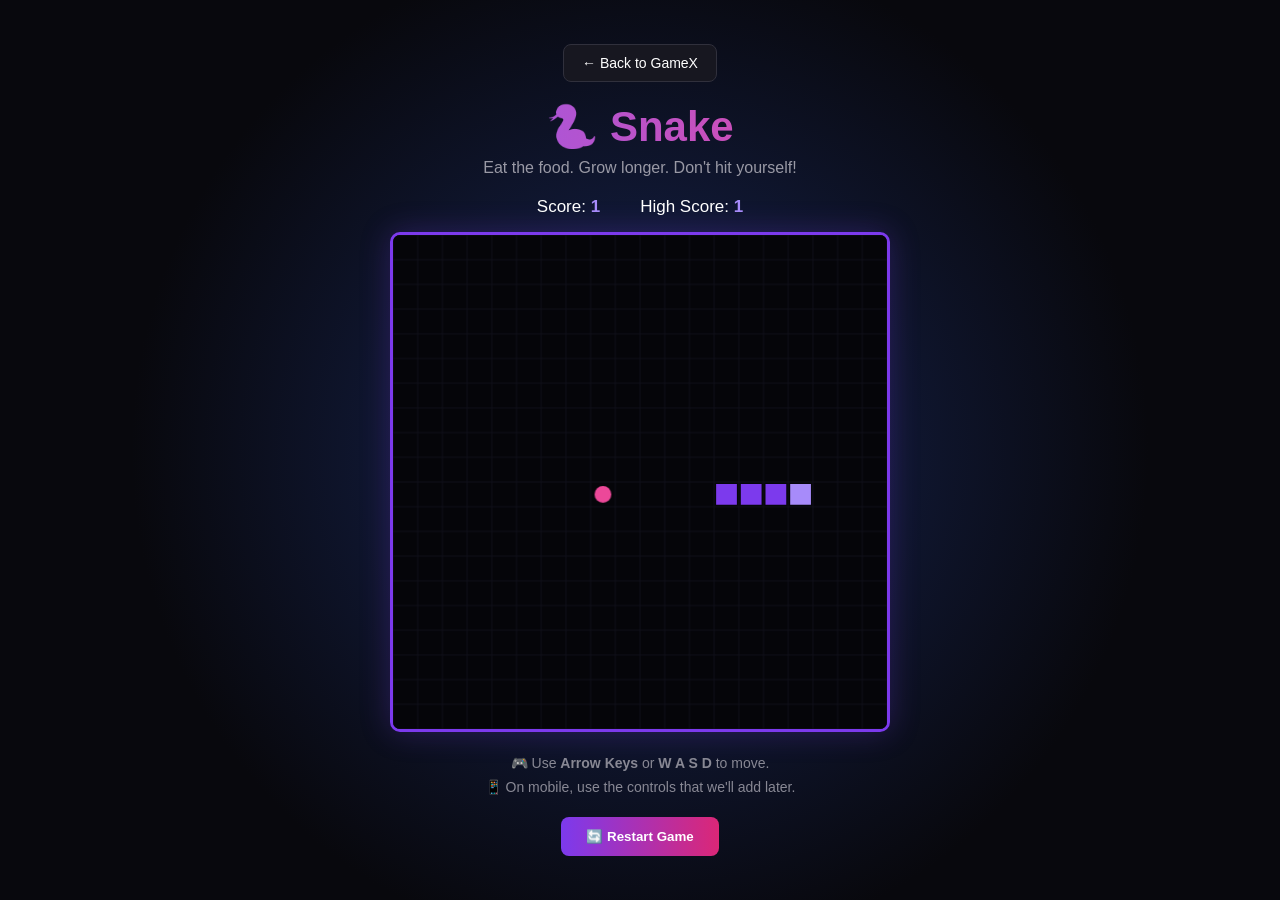
<file: games/snake.html>
<!DOCTYPE html>
<html lang="en">

<head>
    <meta charset="UTF-8">
    <meta name="viewport" content="width=device-width, initial-scale=1.0">

    <title>GameX - Snake</title>

    <style>

        * {
            margin: 0;
            padding: 0;
            box-sizing: border-box;
        }

        body {
            min-height: 100vh;

            display: flex;
            align-items: center;
            justify-content: center;

            font-family: Arial, Helvetica, sans-serif;

            background:
                radial-gradient(
                    circle at center,
                    #172554,
                    #08080d 65%
                );

            color: white;

            padding: 20px;
        }

        .game-container {
            width: 100%;
            max-width: 650px;

            text-align: center;
        }

        .back-btn {
            display: inline-block;

            margin-bottom: 20px;

            padding: 10px 18px;

            border-radius: 8px;

            background: #171720;

            border: 1px solid #30303c;

            color: white;

            text-decoration: none;

            font-size: 14px;
        }

        .back-btn:hover {
            border-color: #8b5cf6;
        }

        h1 {
            font-size: 42px;

            margin-bottom: 8px;

            background:
                linear-gradient(
                    90deg,
                    #8b5cf6,
                    #ec4899
                );

            -webkit-background-clip: text;
            -webkit-text-fill-color: transparent;
        }

        .subtitle {
            color: #9999a5;

            margin-bottom: 20px;
        }

        .score-board {
            display: flex;

            justify-content: center;

            gap: 40px;

            margin-bottom: 15px;

            font-size: 17px;
        }

        .score {
            color: #a78bfa;

            font-weight: bold;
        }

        canvas {
            display: block;

            width: 100%;
            max-width: 500px;

            height: auto;

            margin: auto;

            background: #050509;

            border: 3px solid #7c3aed;

            border-radius: 10px;

            box-shadow:
                0 0 30px rgba(
                    124,
                    58,
                    237,
                    0.25
                );
        }

        .controls {
            margin-top: 20px;

            color: #888894;

            font-size: 14px;

            line-height: 1.7;
        }

        .restart-btn {
            margin-top: 18px;

            padding: 12px 25px;

            border: none;

            border-radius: 8px;

            background:
                linear-gradient(
                    90deg,
                    #7c3aed,
                    #db2777
                );

            color: white;

            font-weight: bold;

            cursor: pointer;
        }

        .restart-btn:hover {
            transform: translateY(-2px);
        }

    </style>

</head>


<body>

    <div class="game-container">

        <a href="../index.html" class="back-btn">
            ← Back to GameX
        </a>

        <h1>🐍 Snake</h1>

        <p class="subtitle">
            Eat the food. Grow longer. Don't hit yourself!
        </p>

        <div class="score-board">

            <div>
                Score:
                <span
                    id="score"
                    class="score"
                >
                    0
                </span>
            </div>

            <div>
                High Score:
                <span
                    id="highScore"
                    class="score"
                >
                    0
                </span>
            </div>

        </div>


        <canvas
            id="gameCanvas"
            width="500"
            height="500">
        </canvas>


        <div class="controls">

            🎮 Use
            <b>Arrow Keys</b>
            or
            <b>W A S D</b>
            to move.

            <br>

            📱 On mobile, use the controls that
            we'll add later.

        </div>


        <button
            class="restart-btn"
            id="restartBtn">

            🔄 Restart Game

        </button>

    </div>


    <script>

        const canvas =
            document.getElementById("gameCanvas");

        const ctx =
            canvas.getContext("2d");


        const gridSize = 25;

        const tileCount =
            canvas.width / gridSize;


        let snake;

        let food;

        let dx;

        let dy;

        let nextDx;

        let nextDy;

        let directionChanged;

        let score;

        let gameRunning;


        // Snake speed
        // Higher number = slower
        const gameSpeed = 150;


        let highScore =
            Number(
                localStorage.getItem(
                    "gamex-snake-highscore"
                )
            ) || 0;


        document.getElementById(
            "highScore"
        ).textContent = highScore;


        function startGame() {

            snake = [
                {
                    x: 10,
                    y: 10
                },

                {
                    x: 9,
                    y: 10
                },

                {
                    x: 8,
                    y: 10
                }
            ];


            dx = 1;
            dy = 0;

            nextDx = 1;
            nextDy = 0;

            directionChanged = false;

            score = 0;

            gameRunning = true;


            document.getElementById(
                "score"
            ).textContent = score;


            generateFood();

            drawGame();
        }


        function generateFood() {

            food = {

                x: Math.floor(
                    Math.random() *
                    tileCount
                ),

                y: Math.floor(
                    Math.random() *
                    tileCount
                )

            };


            for (let part of snake) {

                if (
                    part.x === food.x &&
                    part.y === food.y
                ) {

                    generateFood();

                    return;

                }

            }

        }


        function drawGame() {

            ctx.fillStyle = "#050509";

            ctx.fillRect(
                0,
                0,
                canvas.width,
                canvas.height
            );


            // Grid

            ctx.strokeStyle =
                "#11111a";

            for (
                let i = 0;
                i <= tileCount;
                i++
            ) {

                ctx.beginPath();

                ctx.moveTo(
                    i * gridSize,
                    0
                );

                ctx.lineTo(
                    i * gridSize,
                    canvas.height
                );

                ctx.stroke();


                ctx.beginPath();

                ctx.moveTo(
                    0,
                    i * gridSize
                );

                ctx.lineTo(
                    canvas.width,
                    i * gridSize
                );

                ctx.stroke();

            }


            // Food

            ctx.fillStyle = "#ec4899";

            ctx.beginPath();

            ctx.arc(
                food.x * gridSize +
                    gridSize / 2,

                food.y * gridSize +
                    gridSize / 2,

                gridSize / 2 - 4,

                0,
                Math.PI * 2
            );

            ctx.fill();


            // Snake

            snake.forEach(
                (part, index) => {

                    ctx.fillStyle =
                        index === 0
                            ? "#a78bfa"
                            : "#7c3aed";


                    ctx.fillRect(
                        part.x * gridSize + 2,
                        part.y * gridSize + 2,
                        gridSize - 4,
                        gridSize - 4
                    );

                }
            );

        }


        function updateGame() {

            if (!gameRunning) {
                return;
            }


            // Apply the next direction
            dx = nextDx;
            dy = nextDy;

            directionChanged = false;


            const head = {

                x: snake[0].x + dx,

                y: snake[0].y + dy

            };


            // Wall collision

            if (
                head.x < 0 ||
                head.x >= tileCount ||
                head.y < 0 ||
                head.y >= tileCount
            ) {

                endGame();

                return;

            }


            // Body collision

            for (
                let part of snake
            ) {

                if (
                    head.x === part.x &&
                    head.y === part.y
                ) {

                    endGame();

                    return;

                }

            }


            snake.unshift(head);


            // Food collision

            if (
                head.x === food.x &&
                head.y === food.y
            ) {

                score++;


                document.getElementById(
                    "score"
                ).textContent = score;


                if (score > highScore) {

                    highScore = score;


                    localStorage.setItem(
                        "gamex-snake-highscore",
                        highScore
                    );


                    document.getElementById(
                        "highScore"
                    ).textContent =
                        highScore;

                }


                generateFood();

            } else {

                snake.pop();

            }

        }


        function endGame() {

            gameRunning = false;


            ctx.fillStyle =
                "rgba(0, 0, 0, 0.65)";

            ctx.fillRect(
                0,
                0,
                canvas.width,
                canvas.height
            );


            ctx.fillStyle = "white";

            ctx.font =
                "bold 38px Arial";

            ctx.textAlign = "center";

            ctx.fillText(
                "GAME OVER",
                canvas.width / 2,
                canvas.height / 2 - 10
            );


            ctx.font =
                "18px Arial";

            ctx.fillStyle =
                "#aaaab5";

            ctx.fillText(
                "Press Restart to play again",
                canvas.width / 2,
                canvas.height / 2 + 30
            );

        }


        function gameLoop() {

            updateGame();

            drawGame();

        }


        // =========================
        // KEYBOARD CONTROLS
        // =========================

        document.addEventListener(
            "keydown",
            event => {

                const key =
                    event.key.toLowerCase();


                // Prevent page scrolling
                // when using game controls

                if (
                    key === "arrowup" ||
                    key === "arrowdown" ||
                    key === "arrowleft" ||
                    key === "arrowright" ||
                    key === "w" ||
                    key === "a" ||
                    key === "s" ||
                    key === "d"
                ) {

                    event.preventDefault();

                }


                // Only allow ONE direction
                // change between game ticks

                if (directionChanged) {
                    return;
                }


                // UP

                if (
                    key === "arrowup" ||
                    key === "w"
                ) {

                    if (dy !== 1) {

                        nextDx = 0;
                        nextDy = -1;

                        directionChanged = true;

                    }

                }


                // DOWN

                else if (
                    key === "arrowdown" ||
                    key === "s"
                ) {

                    if (dy !== -1) {

                        nextDx = 0;
                        nextDy = 1;

                        directionChanged = true;

                    }

                }


                // LEFT

                else if (
                    key === "arrowleft" ||
                    key === "a"
                ) {

                    if (dx !== 1) {

                        nextDx = -1;
                        nextDy = 0;

                        directionChanged = true;

                    }

                }


                // RIGHT

                else if (
                    key === "arrowright" ||
                    key === "d"
                ) {

                    if (dx !== -1) {

                        nextDx = 1;
                        nextDy = 0;

                        directionChanged = true;

                    }

                }

            }
        );


        // Restart

        document.getElementById(
            "restartBtn"
        ).addEventListener(
            "click",
            startGame
        );


        // Start game

        startGame();


        // Game loop

        setInterval(
            gameLoop,
            gameSpeed
        );

    </script>

</body>

</html>
</file>
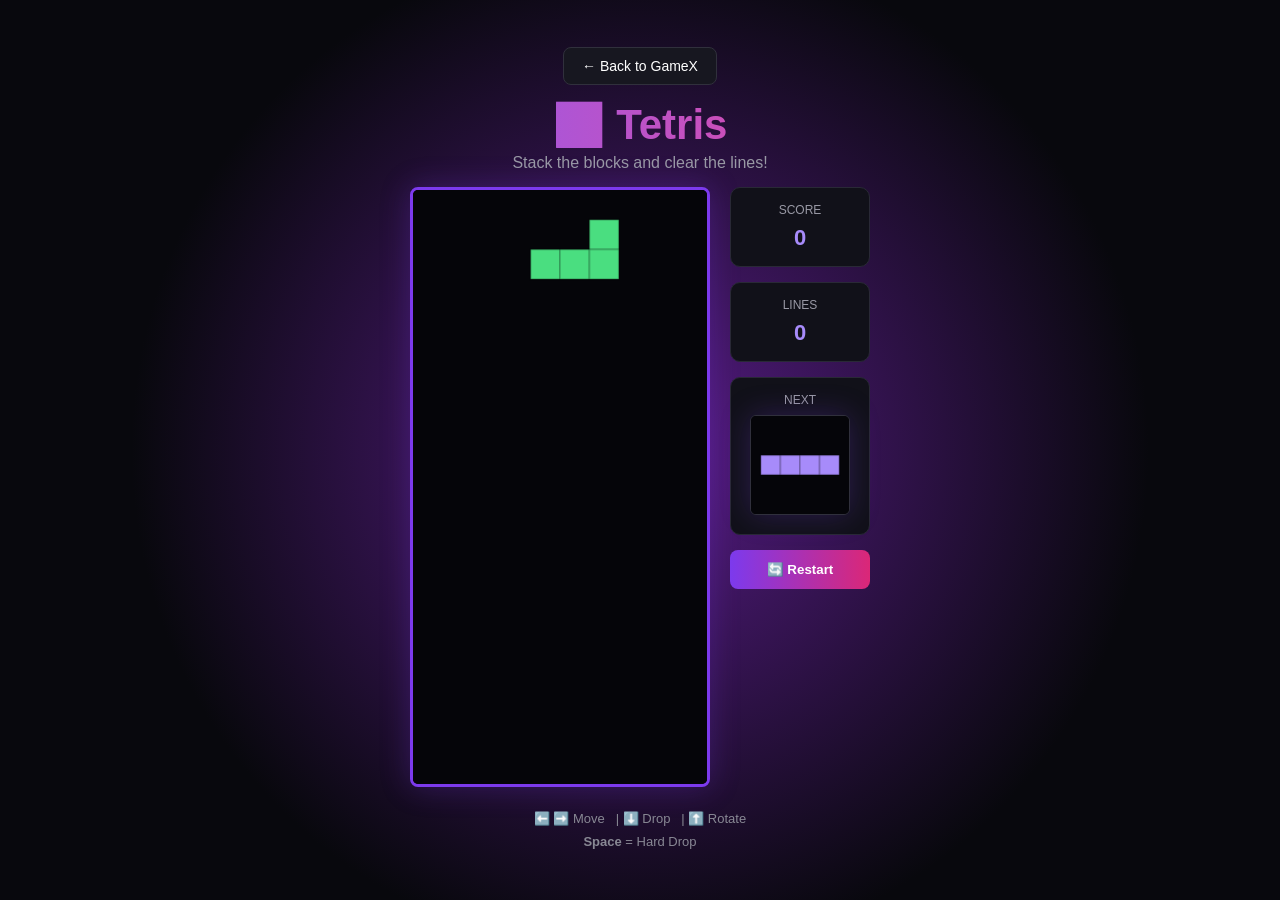
<file: games/tetris.html>
<!DOCTYPE html>
<html lang="en">

<head>
    <meta charset="UTF-8">
    <meta name="viewport" content="width=device-width, initial-scale=1.0">

    <title>GameX - Tetris</title>

    <style>

        * {
            margin: 0;
            padding: 0;
            box-sizing: border-box;
        }

        body {
            min-height: 100vh;

            display: flex;
            justify-content: center;
            align-items: center;

            font-family: Arial, Helvetica, sans-serif;

            background:
                radial-gradient(
                    circle at center,
                    #581c87,
                    #08080d 65%
                );

            color: white;

            padding: 20px;
        }

        .game-container {
            width: 100%;
            max-width: 600px;

            text-align: center;
        }

        .back-btn {
            display: inline-block;

            margin-bottom: 15px;

            padding: 10px 18px;

            border-radius: 8px;

            background: #171720;

            border: 1px solid #30303c;

            color: white;

            text-decoration: none;

            font-size: 14px;
        }

        .back-btn:hover {
            border-color: #8b5cf6;
        }

        h1 {
            font-size: 42px;

            margin-bottom: 5px;

            background:
                linear-gradient(
                    90deg,
                    #8b5cf6,
                    #ec4899
                );

            -webkit-background-clip: text;
            -webkit-text-fill-color: transparent;
        }

        .subtitle {
            color: #9999a5;
            margin-bottom: 15px;
        }

        .game-area {
            display: flex;

            justify-content: center;
            align-items: flex-start;

            gap: 20px;
        }

        canvas {
            background: #050509;

            border: 3px solid #7c3aed;

            border-radius: 8px;

            width: 300px;
            height: 600px;

            box-shadow:
                0 0 30px rgba(
                    124,
                    58,
                    237,
                    0.25
                );
        }

        .side-panel {
            width: 140px;

            display: flex;

            flex-direction: column;

            gap: 15px;
        }

        .panel {
            background: #111119;

            border: 1px solid #292936;

            border-radius: 10px;

            padding: 15px;
        }

        .panel-title {
            color: #9999a5;

            font-size: 12px;

            margin-bottom: 8px;

            text-transform: uppercase;
        }

        .panel-value {
            font-size: 22px;

            font-weight: bold;

            color: #a78bfa;
        }

        #nextCanvas {
            width: 100px;
            height: 100px;

            background: #050509;

            border: 1px solid #30303c;

            border-radius: 6px;
        }

        .restart-btn {
            width: 100%;

            padding: 12px;

            border: none;

            border-radius: 8px;

            background:
                linear-gradient(
                    90deg,
                    #7c3aed,
                    #db2777
                );

            color: white;

            font-weight: bold;

            cursor: pointer;
        }

        .restart-btn:hover {
            transform: translateY(-2px);
        }

        .controls {
            margin-top: 20px;

            color: #888894;

            font-size: 13px;

            line-height: 1.8;
        }

        @media (max-width: 600px) {

            .game-area {
                flex-direction: column;

                align-items: center;
            }

            canvas {
                width: min(80vw, 300px);
                height: auto;
            }

            .side-panel {
                width: min(80vw, 300px);

                display: grid;

                grid-template-columns:
                    repeat(2, 1fr);
            }

            .side-panel .panel:nth-child(1) {
                grid-column: span 1;
            }

            .side-panel .panel:nth-child(2) {
                grid-column: span 1;
            }

            .side-panel .panel:nth-child(3) {
                grid-column: span 2;
            }

            .restart-btn {
                grid-column: span 2;
            }

        }

    </style>

</head>


<body>


    <div class="game-container">


        <a
            href="../index.html"
            class="back-btn">

            ← Back to GameX

        </a>


        <h1>🧱 Tetris</h1>

        <p class="subtitle">
            Stack the blocks and clear the lines!
        </p>


        <div class="game-area">


            <canvas
                id="gameCanvas"
                width="300"
                height="600">
            </canvas>


            <div class="side-panel">


                <div class="panel">

                    <div class="panel-title">
                        Score
                    </div>

                    <div
                        class="panel-value"
                        id="score">

                        0

                    </div>

                </div>


                <div class="panel">

                    <div class="panel-title">
                        Lines
                    </div>

                    <div
                        class="panel-value"
                        id="lines">

                        0

                    </div>

                </div>


                <div class="panel">

                    <div class="panel-title">
                        Next
                    </div>

                    <canvas
                        id="nextCanvas"
                        width="100"
                        height="100">
                    </canvas>

                </div>


                <button
                    class="restart-btn"
                    id="restartBtn">

                    🔄 Restart

                </button>


            </div>


        </div>


        <div class="controls">

            ⬅️ ➡️ Move &nbsp; |
            ⬇️ Drop &nbsp; |
            ⬆️ Rotate

            <br>

            <b>Space</b> = Hard Drop

        </div>


    </div>


    <script>

        const canvas =
            document.getElementById("gameCanvas");

        const ctx =
            canvas.getContext("2d");


        const nextCanvas =
            document.getElementById("nextCanvas");

        const nextCtx =
            nextCanvas.getContext("2d");


        const COLS = 10;

        const ROWS = 20;

        const BLOCK = 30;


        const colors = [

            null,

            "#a78bfa",

            "#ec4899",

            "#22d3ee",

            "#facc15",

            "#4ade80",

            "#60a5fa",

            "#fb923c"

        ];


        const pieces = [

            [
                [1, 1, 1, 1]
            ],

            [
                [2, 2],
                [2, 2]
            ],

            [
                [0, 3, 0],
                [3, 3, 3]
            ],

            [
                [4, 0, 0],
                [4, 4, 4]
            ],

            [
                [0, 0, 5],
                [5, 5, 5]
            ],

            [
                [0, 6, 6],
                [6, 6, 0]
            ],

            [
                [7, 7, 0],
                [0, 7, 7]
            ]

        ];


        let board;

        let player;

        let nextPiece;

        let score = 0;

        let lines = 0;

        let dropCounter = 0;

        let lastTime = 0;

        let dropInterval = 700;

        let gameOver = false;


        function createBoard() {

            return Array.from(
                {
                    length: ROWS
                },

                () =>
                    Array(COLS).fill(0)
            );

        }


        function randomPiece() {

            const piece =
                pieces[
                    Math.floor(
                        Math.random() *
                        pieces.length
                    )
                ];


            return piece.map(
                row => [...row]
            );

        }


        function resetGame() {

            board = createBoard();

            score = 0;

            lines = 0;

            dropCounter = 0;

            dropInterval = 700;

            gameOver = false;


            document.getElementById(
                "score"
            ).textContent = score;


            document.getElementById(
                "lines"
            ).textContent = lines;


            nextPiece = randomPiece();

            spawnPiece();

            drawNext();

        }


        function spawnPiece() {

            player = {

                matrix: nextPiece,

                pos: {
                    x: Math.floor(
                        COLS / 2
                    ) -
                    Math.floor(
                        nextPiece[0].length / 2
                    ),

                    y: 0
                }

            };


            nextPiece = randomPiece();


            if (
                collide(
                    board,
                    player
                )
            ) {

                gameOver = true;

            }

        }


        function drawCell(
            context,
            x,
            y,
            value,
            size
        ) {

            if (!value) {
                return;
            }


            context.fillStyle =
                colors[value];


            context.fillRect(
                x * size,
                y * size,
                size,
                size
            );


            context.strokeStyle =
                "rgba(0,0,0,0.35)";


            context.strokeRect(
                x * size,
                y * size,
                size,
                size
            );

        }


        function drawMatrix(
            matrix,
            offset,
            context,
            size
        ) {

            matrix.forEach(
                (row, y) => {

                    row.forEach(
                        (value, x) => {

                            drawCell(
                                context,
                                x + offset.x,
                                y + offset.y,
                                value,
                                size
                            );

                        }
                    );

                }
            );

        }


        function draw() {

            ctx.fillStyle = "#050509";

            ctx.fillRect(
                0,
                0,
                canvas.width,
                canvas.height
            );


            drawMatrix(
                board,
                {
                    x: 0,
                    y: 0
                },
                ctx,
                BLOCK
            );


            if (player) {

                drawMatrix(
                    player.matrix,
                    player.pos,
                    ctx,
                    BLOCK
                );

            }


            if (gameOver) {

                ctx.fillStyle =
                    "rgba(0,0,0,0.7)";

                ctx.fillRect(
                    0,
                    0,
                    canvas.width,
                    canvas.height
                );


                ctx.fillStyle = "white";

                ctx.font =
                    "bold 32px Arial";

                ctx.textAlign = "center";

                ctx.fillText(
                    "GAME OVER",
                    canvas.width / 2,
                    canvas.height / 2
                );

            }

        }


        function drawNext() {

            nextCtx.fillStyle =
                "#050509";

            nextCtx.fillRect(
                0,
                0,
                nextCanvas.width,
                nextCanvas.height
            );


            if (!nextPiece) {
                return;
            }


            const offset = {

                x:
                    (100 -
                        nextPiece[0].length *
                        20) / 2 / 20,

                y:
                    (100 -
                        nextPiece.length *
                        20) / 2 / 20

            };


            drawMatrix(
                nextPiece,
                offset,
                nextCtx,
                20
            );

        }


        function collide(
            board,
            player
        ) {

            const matrix =
                player.matrix;

            const pos =
                player.pos;


            for (
                let y = 0;
                y < matrix.length;
                y++
            ) {

                for (
                    let x = 0;
                    x < matrix[y].length;
                    x++
                ) {

                    if (
                        matrix[y][x] !== 0 &&
                        (
                            board[y + pos.y] ===
                                undefined ||

                            board[y + pos.y][
                                x + pos.x
                            ] !== 0
                        )
                    ) {

                        return true;

                    }

                }

            }


            return false;

        }


        function merge() {

            player.matrix.forEach(
                (row, y) => {

                    row.forEach(
                        (value, x) => {

                            if (value) {

                                board[
                                    y +
                                    player.pos.y
                                ][
                                    x +
                                    player.pos.x
                                ] = value;

                            }

                        }
                    );

                }
            );

        }


        function rotate(matrix) {

            return matrix[0].map(
                (_, index) =>
                    matrix.map(
                        row =>
                            row[index]
                    ).reverse()
            );

        }


        function playerRotate() {

            const oldMatrix =
                player.matrix;


            const rotated =
                rotate(
                    player.matrix
                );


            player.matrix = rotated;


            if (
                collide(
                    board,
                    player
                )
            ) {

                player.matrix =
                    oldMatrix;

            }

        }


        function playerMove(direction) {

            player.pos.x += direction;


            if (
                collide(
                    board,
                    player
                )
            ) {

                player.pos.x -= direction;

            }

        }


        function playerDrop() {

            player.pos.y++;


            if (
                collide(
                    board,
                    player
                )
            ) {

                player.pos.y--;

                merge();

                clearLines();

                spawnPiece();

                drawNext();

            }


            dropCounter = 0;

        }


        function hardDrop() {

            while (
                !collide(
                    board,
                    player
                )
            ) {

                player.pos.y++;

            }


            player.pos.y--;

            merge();

            clearLines();

            spawnPiece();

            drawNext();

        }


        function clearLines() {

            let cleared = 0;


            outer:
            for (
                let y = ROWS - 1;
                y >= 0;
                y--
            ) {

                for (
                    let x = 0;
                    x < COLS;
                    x++
                ) {

                    if (
                        board[y][x] === 0
                    ) {

                        continue outer;

                    }

                }


                board.splice(y, 1);

                board.unshift(
                    Array(COLS).fill(0)
                );


                cleared++;

                y++;

            }


            if (cleared > 0) {

                const points = [
                    0,
                    100,
                    300,
                    500,
                    800
                ];


                score +=
                    points[cleared];


                lines += cleared;


                document.getElementById(
                    "score"
                ).textContent = score;


                document.getElementById(
                    "lines"
                ).textContent = lines;


                dropInterval =
                    Math.max(
                        120,
                        700 -
                        Math.floor(
                            lines / 5
                        ) * 60
                    );

            }

        }


        function update(time = 0) {

            if (gameOver) {

                draw();

                return;

            }


            const deltaTime =
                time - lastTime;


            lastTime = time;


            dropCounter += deltaTime;


            if (
                dropCounter >
                dropInterval
            ) {

                playerDrop();

            }


            draw();


            requestAnimationFrame(
                update
            );

        }


        document.addEventListener(
            "keydown",
            event => {

                if (gameOver) {
                    return;
                }


                if (
                    event.key ===
                    "ArrowLeft"
                ) {

                    playerMove(-1);

                }


                else if (
                    event.key ===
                    "ArrowRight"
                ) {

                    playerMove(1);

                }


                else if (
                    event.key ===
                    "ArrowDown"
                ) {

                    playerDrop();

                }


                else if (
                    event.key ===
                    "ArrowUp"
                ) {

                    playerRotate();

                }


                else if (
                    event.code ===
                    "Space"
                ) {

                    event.preventDefault();

                    hardDrop();

                }

            }
        );


        document.getElementById(
            "restartBtn"
        ).addEventListener(
            "click",
            resetGame
        );


        resetGame();

        requestAnimationFrame(
            update
        );

    </script>


</body>

</html>
</file>
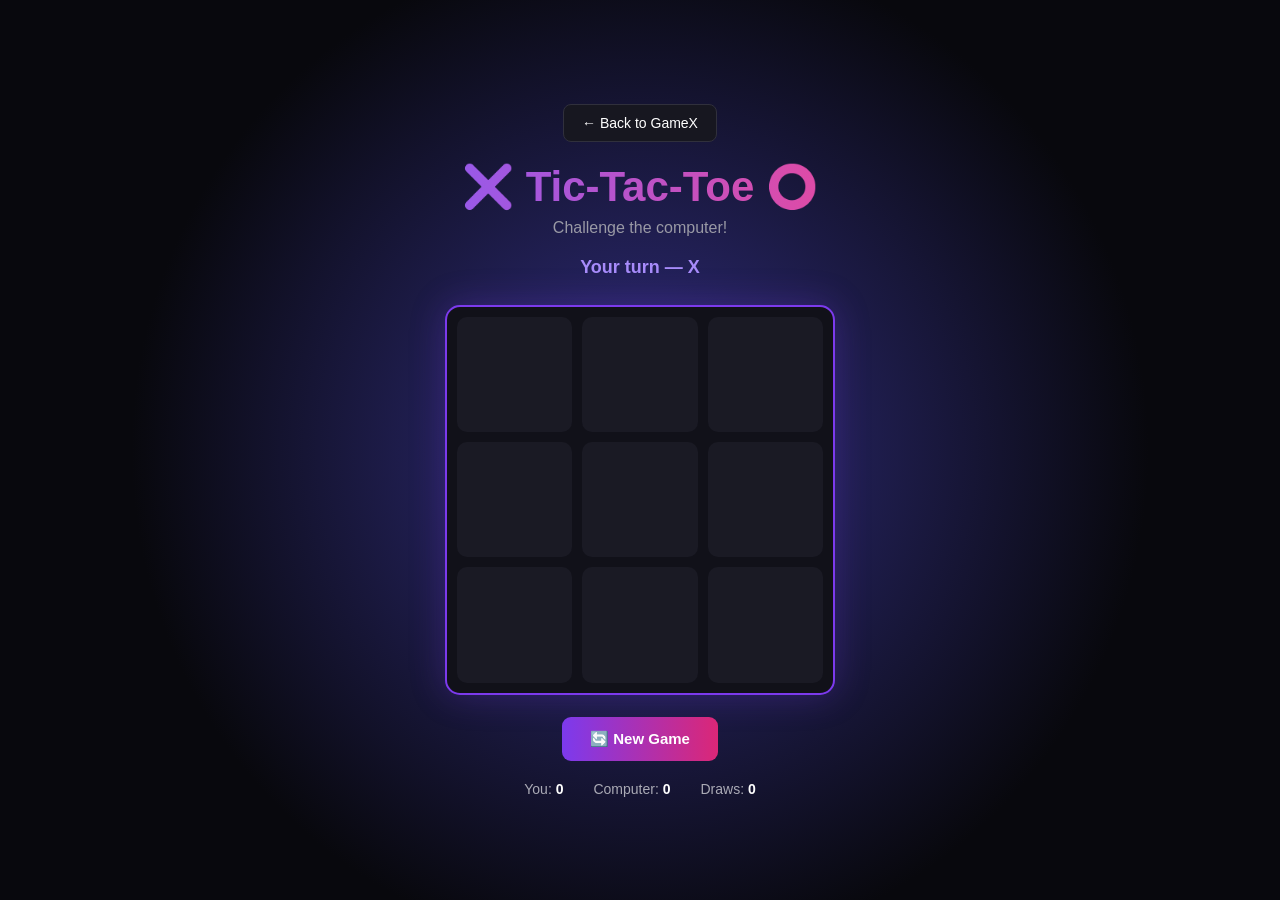
<file: games/tictactoe.html>
<!DOCTYPE html>
<html lang="en">

<head>
    <meta charset="UTF-8">
    <meta name="viewport" content="width=device-width, initial-scale=1.0">

    <title>GameX - Tic-Tac-Toe</title>

    <style>

        * {
            margin: 0;
            padding: 0;
            box-sizing: border-box;
        }

        body {
            min-height: 100vh;

            display: flex;
            justify-content: center;
            align-items: center;

            font-family: Arial, Helvetica, sans-serif;

            background:
                radial-gradient(
                    circle at center,
                    #312e81,
                    #08080d 65%
                );

            color: white;

            padding: 20px;
        }

        .game-container {
            width: 100%;
            max-width: 500px;

            text-align: center;
        }

        .back-btn {
            display: inline-block;

            margin-bottom: 20px;

            padding: 10px 18px;

            border-radius: 8px;

            background: #171720;

            border: 1px solid #30303c;

            color: white;

            text-decoration: none;

            font-size: 14px;
        }

        .back-btn:hover {
            border-color: #8b5cf6;
        }

        h1 {
            font-size: 42px;
            margin-bottom: 8px;

            background:
                linear-gradient(
                    90deg,
                    #8b5cf6,
                    #ec4899
                );

            -webkit-background-clip: text;
            -webkit-text-fill-color: transparent;
        }

        .subtitle {
            color: #9999a5;
            margin-bottom: 20px;
        }

        .status {
            min-height: 30px;

            margin-bottom: 18px;

            font-size: 18px;

            font-weight: bold;

            color: #a78bfa;
        }

        .board {
            width: min(90vw, 390px);

            aspect-ratio: 1 / 1;

            margin: auto;

            display: grid;

            grid-template-columns:
                repeat(3, 1fr);

            gap: 10px;

            padding: 10px;

            background: #111119;

            border: 2px solid #7c3aed;

            border-radius: 15px;

            box-shadow:
                0 0 35px rgba(
                    124,
                    58,
                    237,
                    0.25
                );
        }

        .cell {
            border: none;

            border-radius: 10px;

            background: #1a1a24;

            color: white;

            font-size: clamp(45px, 12vw, 75px);

            font-weight: 900;

            cursor: pointer;

            transition: 0.2s;
        }

        .cell:hover {
            background: #252532;

            transform: scale(0.97);
        }

        .cell.x {
            color: #a78bfa;
        }

        .cell.o {
            color: #ec4899;
        }

        .cell.winner {
            background:
                linear-gradient(
                    135deg,
                    #7c3aed,
                    #db2777
                );
        }

        .restart-btn {
            margin-top: 22px;

            padding: 13px 28px;

            border: none;

            border-radius: 9px;

            background:
                linear-gradient(
                    90deg,
                    #7c3aed,
                    #db2777
                );

            color: white;

            font-size: 15px;

            font-weight: bold;

            cursor: pointer;

            transition: 0.2s;
        }

        .restart-btn:hover {
            transform: translateY(-2px);

            box-shadow:
                0 8px 25px rgba(
                    124,
                    58,
                    237,
                    0.3
                );
        }

        .score-board {
            display: flex;

            justify-content: center;

            gap: 30px;

            margin-top: 20px;

            color: #aaaab5;

            font-size: 14px;
        }

        .score-board span {
            color: white;

            font-weight: bold;
        }

    </style>

</head>


<body>


    <div class="game-container">

        <a
            href="../index.html"
            class="back-btn">

            ← Back to GameX

        </a>


        <h1>❌ Tic-Tac-Toe ⭕</h1>


        <p class="subtitle">
            Challenge the computer!
        </p>


        <div
            class="status"
            id="status">

            Your turn — X

        </div>


        <div
            class="board"
            id="board">

            <button class="cell"></button>
            <button class="cell"></button>
            <button class="cell"></button>

            <button class="cell"></button>
            <button class="cell"></button>
            <button class="cell"></button>

            <button class="cell"></button>
            <button class="cell"></button>
            <button class="cell"></button>

        </div>


        <button
            class="restart-btn"
            id="restartBtn">

            🔄 New Game

        </button>


        <div class="score-board">

            <div>
                You:
                <span id="playerScore">0</span>
            </div>

            <div>
                Computer:
                <span id="computerScore">0</span>
            </div>

            <div>
                Draws:
                <span id="drawScore">0</span>
            </div>

        </div>


    </div>


    <script>

        const cells =
            document.querySelectorAll(".cell");

        const status =
            document.getElementById("status");

        const restartBtn =
            document.getElementById("restartBtn");


        const playerScoreElement =
            document.getElementById("playerScore");

        const computerScoreElement =
            document.getElementById("computerScore");

        const drawScoreElement =
            document.getElementById("drawScore");


        let board = [
            "",
            "",
            "",
            "",
            "",
            "",
            "",
            "",
            ""
        ];


        let gameOver = false;


        let playerScore = 0;

        let computerScore = 0;

        let drawScore = 0;


        const winningCombinations = [

            [0, 1, 2],

            [3, 4, 5],

            [6, 7, 8],

            [0, 3, 6],

            [1, 4, 7],

            [2, 5, 8],

            [0, 4, 8],

            [2, 4, 6]

        ];


        cells.forEach(
            (cell, index) => {

                cell.addEventListener(
                    "click",
                    () => {

                        playerMove(index);

                    }
                );

            }
        );


        function playerMove(index) {

            if (
                board[index] !== "" ||
                gameOver
            ) {
                return;
            }


            board[index] = "X";

            updateBoard();


            const result =
                checkWinner();


            if (result) {

                finishGame(result);

                return;

            }


            status.textContent =
                "Computer is thinking...";


            setTimeout(
                computerMove,
                450
            );

        }


        function computerMove() {

            if (gameOver) {
                return;
            }


            const emptyCells =
                board
                    .map(
                        (value, index) =>
                            value === ""
                                ? index
                                : null
                    )
                    .filter(
                        index =>
                            index !== null
                    );


            if (emptyCells.length === 0) {
                return;
            }


            // Try to win

            let move =
                findBestMove("O");


            // Block player

            if (move === -1) {

                move =
                    findBestMove("X");

            }


            // Take center

            if (
                move === -1 &&
                board[4] === ""
            ) {

                move = 4;

            }


            // Random move

            if (move === -1) {

                move =
                    emptyCells[
                        Math.floor(
                            Math.random() *
                            emptyCells.length
                        )
                    ];

            }


            board[move] = "O";

            updateBoard();


            const result =
                checkWinner();


            if (result) {

                finishGame(result);

                return;

            }


            status.textContent =
                "Your turn — X";

        }


        function findBestMove(player) {

            for (
                let combination
                of winningCombinations
            ) {

                const values =
                    combination.map(
                        index =>
                            board[index]
                    );


                const playerCount =
                    values.filter(
                        value =>
                            value === player
                    ).length;


                const emptyIndex =
                    combination.find(
                        index =>
                            board[index] === ""
                    );


                if (
                    playerCount === 2 &&
                    emptyIndex !== undefined
                ) {

                    return emptyIndex;

                }

            }


            return -1;

        }


        function checkWinner() {

            for (
                let combination
                of winningCombinations
            ) {

                const [a, b, c] =
                    combination;


                if (
                    board[a] &&
                    board[a] === board[b] &&
                    board[a] === board[c]
                ) {

                    return {
                        winner: board[a],
                        combination:
                            combination
                    };

                }

            }


            if (
                board.every(
                    cell =>
                        cell !== ""
                )
            ) {

                return {
                    winner: "draw"
                };

            }


            return null;

        }


        function finishGame(result) {

            gameOver = true;


            if (
                result.winner === "X"
            ) {

                status.textContent =
                    "🎉 You Win!";

                playerScore++;

                playerScoreElement.textContent =
                    playerScore;

            }


            else if (
                result.winner === "O"
            ) {

                status.textContent =
                    "🤖 Computer Wins!";

                computerScore++;

                computerScoreElement.textContent =
                    computerScore;

            }


            else {

                status.textContent =
                    "🤝 It's a Draw!";

                drawScore++;

                drawScoreElement.textContent =
                    drawScore;

            }


            if (result.combination) {

                result.combination.forEach(
                    index => {

                        cells[index]
                            .classList
                            .add("winner");

                    }
                );

            }

        }


        function updateBoard() {

            cells.forEach(
                (cell, index) => {

                    cell.textContent =
                        board[index];


                    cell.classList.remove(
                        "x",
                        "o"
                    );


                    if (
                        board[index] === "X"
                    ) {

                        cell.classList.add("x");

                    }


                    if (
                        board[index] === "O"
                    ) {

                        cell.classList.add("o");

                    }

                }
            );

        }


        function restartGame() {

            board = [
                "",
                "",
                "",
                "",
                "",
                "",
                "",
                "",
                ""
            ];


            gameOver = false;


            cells.forEach(
                cell => {

                    cell.textContent = "";

                    cell.classList.remove(
                        "x",
                        "o",
                        "winner"
                    );

                }
            );


            status.textContent =
                "Your turn — X";

        }


        restartBtn.addEventListener(
            "click",
            restartGame
        );

    </script>


</body>

</html>
</file>
<file: style.css>
/* =====================================================
   GAMEX - MAIN STYLES
===================================================== */

* {
    margin: 0;
    padding: 0;
    box-sizing: border-box;
}

html {
    scroll-behavior: smooth;
}

body {
    font-family: Arial, Helvetica, sans-serif;
    background: #08080d;
    color: #ffffff;
    min-height: 100vh;
}


/* =====================================================
   HEADER
===================================================== */

.header {
    width: 100%;
    height: 75px;
    padding: 0 6%;
    display: flex;
    align-items: center;
    justify-content: space-between;

    background: rgba(8, 8, 13, 0.92);
    border-bottom: 1px solid #20202a;

    position: sticky;
    top: 0;
    z-index: 1000;

    backdrop-filter: blur(15px);
}


/* LOGO */

.logo {
    display: flex;
    align-items: center;
    gap: 10px;

    font-size: 25px;
    font-weight: 800;
    letter-spacing: 1px;
}

.logo span {
    background: linear-gradient(90deg, #8b5cf6, #ec4899);
    -webkit-background-clip: text;
    -webkit-text-fill-color: transparent;
}


/* NAVIGATION */

.navbar {
    display: flex;
    gap: 35px;
}

.navbar a {
    color: #aaaab5;
    text-decoration: none;
    font-size: 15px;
    font-weight: 600;

    transition: 0.3s;
}

.navbar a:hover,
.navbar a.active {
    color: #ffffff;
}


/* HEADER BUTTONS */

.header-actions {
    display: flex;
    align-items: center;
    gap: 10px;
}

.header-actions button {
    width: 40px;
    height: 40px;

    border: 1px solid #292936;
    border-radius: 10px;

    background: #111119;
    color: white;

    cursor: pointer;
    font-size: 17px;

    transition: 0.3s;
}

.header-actions button:hover {
    background: #1d1d29;
    border-color: #7c3aed;
    transform: translateY(-2px);
}

.menu-btn {
    display: none;
}


/* =====================================================
   HERO
===================================================== */

.hero {
    min-height: 600px;

    display: flex;
    align-items: center;

    padding: 80px 8%;

    position: relative;
    overflow: hidden;

    background:
        radial-gradient(
            circle at 80% 30%,
            rgba(124, 58, 237, 0.25),
            transparent 35%
        ),
        radial-gradient(
            circle at 20% 80%,
            rgba(236, 72, 153, 0.12),
            transparent 30%
        );
}


/* Decorative glow */

.hero::before {
    content: "";

    position: absolute;

    width: 350px;
    height: 350px;

    right: -120px;
    top: 100px;

    background: rgba(124, 58, 237, 0.15);

    filter: blur(100px);

    border-radius: 50%;
}


/* HERO CONTENT */

.hero-content {
    max-width: 750px;
    position: relative;
    z-index: 2;
}

.hero-small {
    color: #a78bfa;
    font-size: 14px;
    font-weight: 700;

    letter-spacing: 2px;

    margin-bottom: 20px;
}

.hero h1 {
    font-size: clamp(55px, 8vw, 100px);

    line-height: 0.95;

    font-weight: 900;

    letter-spacing: -4px;

    margin-bottom: 30px;
}

.hero h1 span {
    background: linear-gradient(
        90deg,
        #8b5cf6,
        #ec4899
    );

    -webkit-background-clip: text;
    -webkit-text-fill-color: transparent;
}

.hero-description {
    max-width: 600px;

    color: #a1a1aa;

    font-size: 17px;

    line-height: 1.7;

    margin-bottom: 35px;
}


/* HERO BUTTONS */

.hero-buttons {
    display: flex;
    gap: 15px;
    flex-wrap: wrap;
}

.primary-btn,
.secondary-btn {
    border: none;

    padding: 15px 25px;

    border-radius: 10px;

    font-size: 15px;
    font-weight: 700;

    cursor: pointer;

    transition: 0.3s;
}

.primary-btn {
    background: linear-gradient(
        90deg,
        #7c3aed,
        #db2777
    );

    color: white;
}

.primary-btn:hover {
    transform: translateY(-3px);

    box-shadow:
        0 10px 30px rgba(124, 58, 237, 0.35);
}

.secondary-btn {
    background: #171720;

    color: white;

    border: 1px solid #292936;
}

.secondary-btn:hover {
    background: #22222d;
    transform: translateY(-3px);
}


/* =====================================================
   SEARCH
===================================================== */

.search-section {
    display: none;

    padding: 20px 8%;

    background: #0c0c12;

    border-top: 1px solid #20202a;
    border-bottom: 1px solid #20202a;
}

.search-section.show {
    display: block;
}

.search-section input {
    width: 100%;

    padding: 16px 20px;

    border-radius: 10px;

    border: 1px solid #30303c;

    outline: none;

    background: #15151e;

    color: white;

    font-size: 15px;
}

.search-section input:focus {
    border-color: #8b5cf6;
}


/* =====================================================
   GAMES SECTION
===================================================== */

.games-section,
.categories-section {
    padding: 80px 8%;
}

.section-title {
    display: flex;

    align-items: center;
    justify-content: space-between;

    margin-bottom: 35px;
}

.section-title p {
    color: #8b5cf6;

    font-size: 12px;

    font-weight: 800;

    letter-spacing: 2px;

    margin-bottom: 8px;
}

.section-title h2 {
    font-size: 30px;
}

.view-all-btn {
    background: transparent;

    color: #a78bfa;

    border: none;

    cursor: pointer;

    font-size: 14px;

    font-weight: 700;
}


/* =====================================================
   GAME GRID
===================================================== */
.games-grid {
    display: grid;
    grid-template-columns: repeat(3, 1fr);
    gap: 20px;
    align-items: start;
}


/* GAME CARD */

.game-card {
    background: #111119;

    border: 1px solid #22222d;

    border-radius: 16px;

    overflow: hidden;

    transition: 0.35s;
}

.game-card:hover {
    transform: translateY(-7px);

    border-color: #6d28d9;

    box-shadow:
        0 15px 40px rgba(0, 0, 0, 0.4);
}


/* GAME IMAGE */

.game-image {
    height: 190px;

    display: flex;

    align-items: center;
    justify-content: center;

    font-size: 75px;

    position: relative;

    overflow: hidden;
}


/* Different game backgrounds */

.snake {
    background:
        radial-gradient(
            circle,
            #14532d,
            #052e16
        );
}

.tictactoe {
    background:
        radial-gradient(
            circle,
            #312e81,
            #111827
        );
}

.tetris {
    background:
        radial-gradient(
            circle,
            #7e22ce,
            #2e1065
        );
}

.pong {
    background:
        radial-gradient(
            circle,
            #164e63,
            #082f49
        );
}

.memory {
    background:
        radial-gradient(
            circle,
            #9a3412,
            #431407
        );
}

.runner {
    background:
        radial-gradient(
            circle,
            #be185d,
            #500724
        );
}


/* GAME INFO */

.game-info {
    padding: 20px;
}

.game-info h3 {
    font-size: 20px;

    margin-bottom: 7px;
}

.game-info p {
    color: #888894;

    font-size: 14px;

    margin-bottom: 18px;
}


/* PLAY BUTTON */

.play-btn {
    width: 100%;

    padding: 12px;

    border-radius: 8px;

    border: 1px solid #302c3b;

    background: #191923;

    color: white;

    font-weight: 700;

    cursor: pointer;

    transition: 0.3s;
}

.play-btn:hover {
    background: linear-gradient(
        90deg,
        #7c3aed,
        #db2777
    );

    border-color: transparent;
}


/* =====================================================
   CATEGORIES
===================================================== */

.categories-section {
    background: #0c0c12;
}

.categories {
    display: grid;

    grid-template-columns:
        repeat(4, 1fr);

    gap: 20px;
}

.category-card {
    min-height: 150px;

    display: flex;

    flex-direction: column;

    align-items: center;
    justify-content: center;

    gap: 15px;

    background: #111119;

    border: 1px solid #22222d;

    border-radius: 15px;

    font-size: 45px;

    cursor: pointer;

    transition: 0.3s;
}

.category-card h3 {
    font-size: 16px;
}

.category-card:hover {
    transform: translateY(-5px);

    border-color: #7c3aed;

    background: #171522;
}


/* =====================================================
   FOOTER
===================================================== */

footer {
    padding: 45px 8%;

    text-align: center;

    border-top: 1px solid #20202a;

    background: #08080d;
}

.footer-logo {
    font-size: 22px;

    font-weight: 800;

    margin-bottom: 10px;
}

footer p {
    color: #666673;

    font-size: 13px;
}


/* =====================================================
   LIGHT MODE
===================================================== */

body.light-mode {
    background: #f5f5f7;
    color: #111111;
}

body.light-mode .header {
    background: rgba(255, 255, 255, 0.9);
    border-color: #dddddf;
}

body.light-mode .navbar a {
    color: #55555d;
}

body.light-mode .navbar a.active,
body.light-mode .navbar a:hover {
    color: #111111;
}

body.light-mode .header-actions button {
    background: #ffffff;
    color: #111111;
    border-color: #dddddf;
}

body.light-mode .hero {
    background: #f5f5f7;
}

body.light-mode .hero-description {
    color: #55555d;
}

body.light-mode .secondary-btn {
    background: #ffffff;
    color: #111111;
    border-color: #dddddf;
}

body.light-mode .games-section {
    background: #f5f5f7;
}

body.light-mode .game-card {
    background: #ffffff;
    border-color: #dddddf;
}

body.light-mode .game-info p {
    color: #66666f;
}

body.light-mode .play-btn {
    background: #f5f5f7;
    color: #111111;
}

body.light-mode .categories-section {
    background: #eeeeF2;
}

body.light-mode .category-card {
    background: #ffffff;
    border-color: #dddddf;
}

body.light-mode footer {
    background: #f5f5f7;
    border-color: #dddddf;
}


/* =====================================================
   TABLET
===================================================== */

@media (max-width: 900px) {

    .navbar {
        gap: 18px;
    }

    .games-grid {
        grid-template-columns:
            repeat(2, 1fr);
    }

    .categories {
        grid-template-columns:
            repeat(2, 1fr);
    }

}


/* =====================================================
   MOBILE
===================================================== */

@media (max-width: 700px) {

    .header {
        padding: 0 5%;
    }

    .navbar {
        display: none;
    }

    .menu-btn {
        display: block;
    }

    .hero {
        min-height: 520px;

        padding: 60px 6%;
    }

    .hero h1 {
        font-size: 58px;

        letter-spacing: -3px;
    }

    .hero-description {
        font-size: 15px;
    }

    .games-section,
    .categories-section {
        padding: 60px 6%;
    }

    .games-grid {
        grid-template-columns: 1fr;
    }

    .categories {
        grid-template-columns:
            repeat(2, 1fr);
    }

    .section-title h2 {
        font-size: 24px;
    }

}


/* =====================================================
   VERY SMALL PHONES
===================================================== */

@media (max-width: 450px) {

    .logo {
        font-size: 21px;
    }

    .header-actions {
        gap: 5px;
    }

    .header-actions button {
        width: 36px;
        height: 36px;
    }

    .hero {
        padding-top: 45px;
    }

    .hero h1 {
        font-size: 48px;
    }

    .hero-buttons {
        flex-direction: column;
    }

    .primary-btn,
    .secondary-btn {
        width: 100%;
    }

    .categories {
        grid-template-columns: 1fr;
    }

}
</file>
